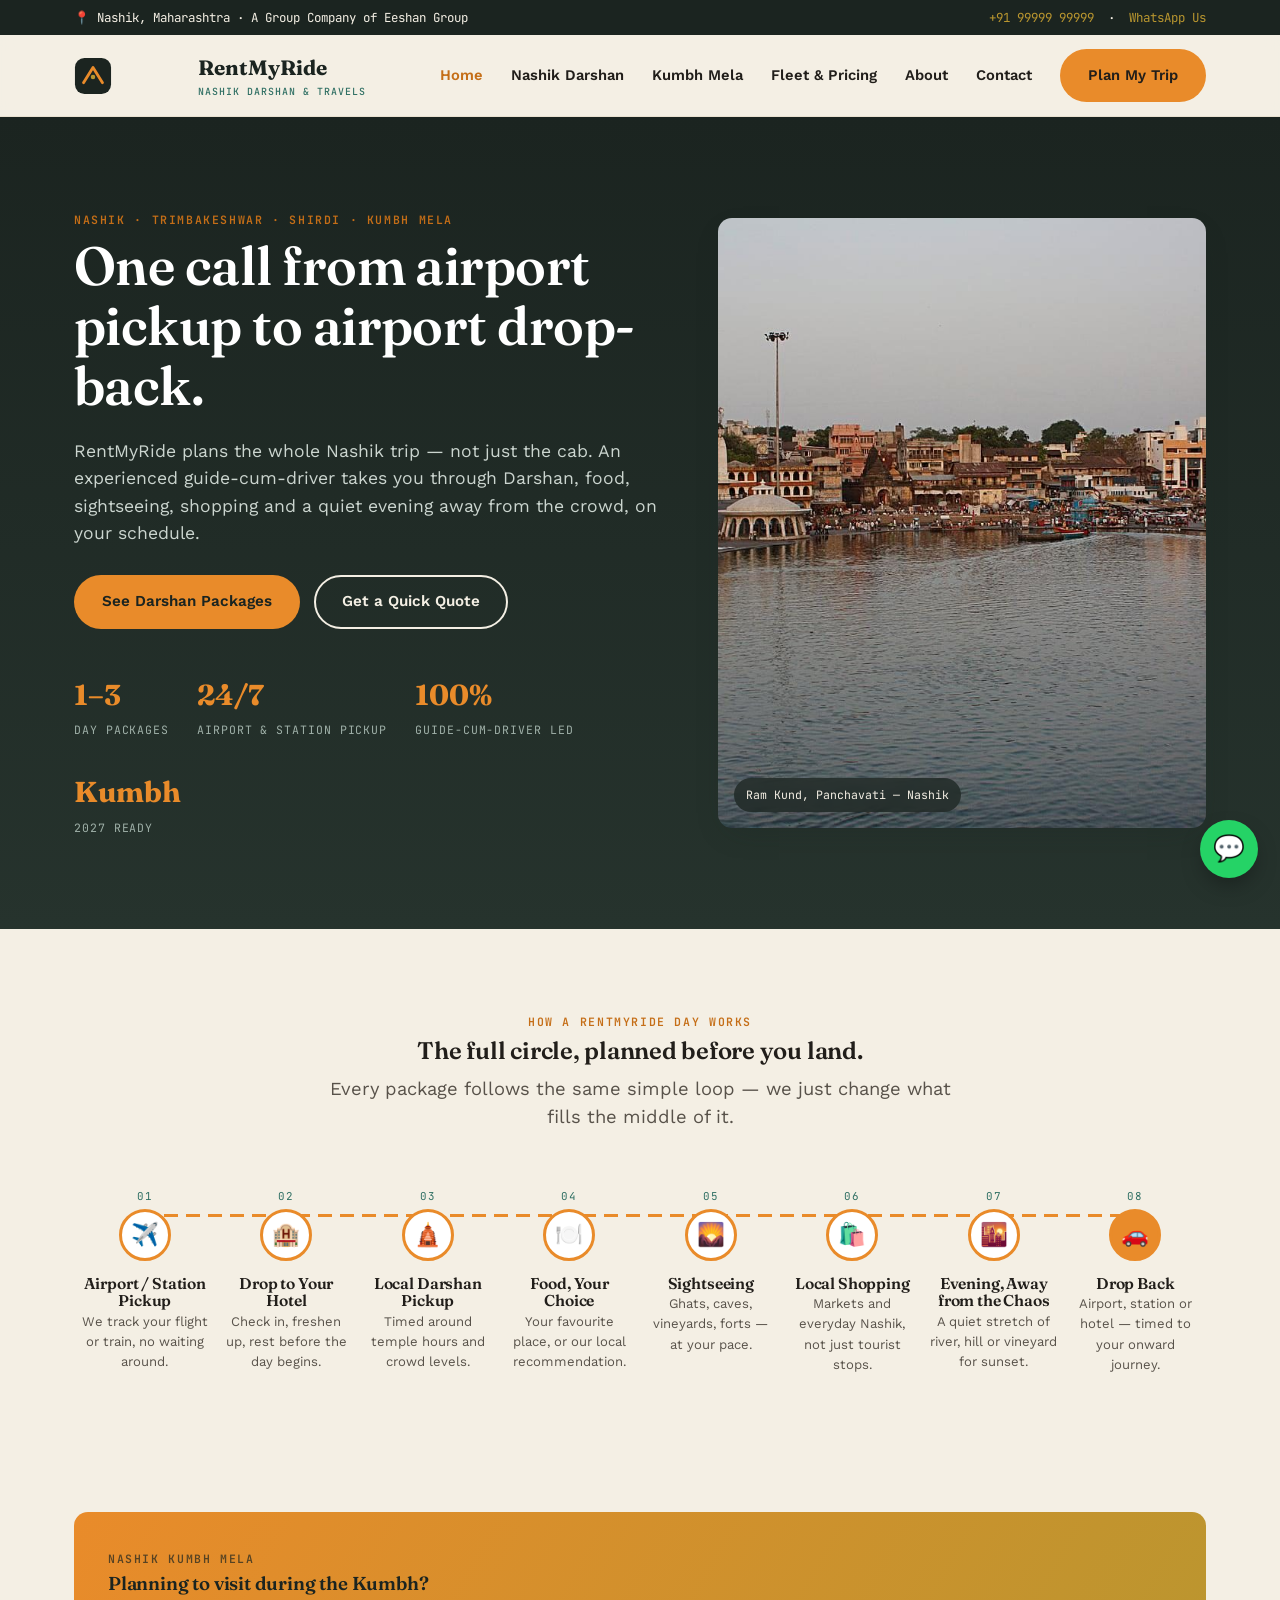
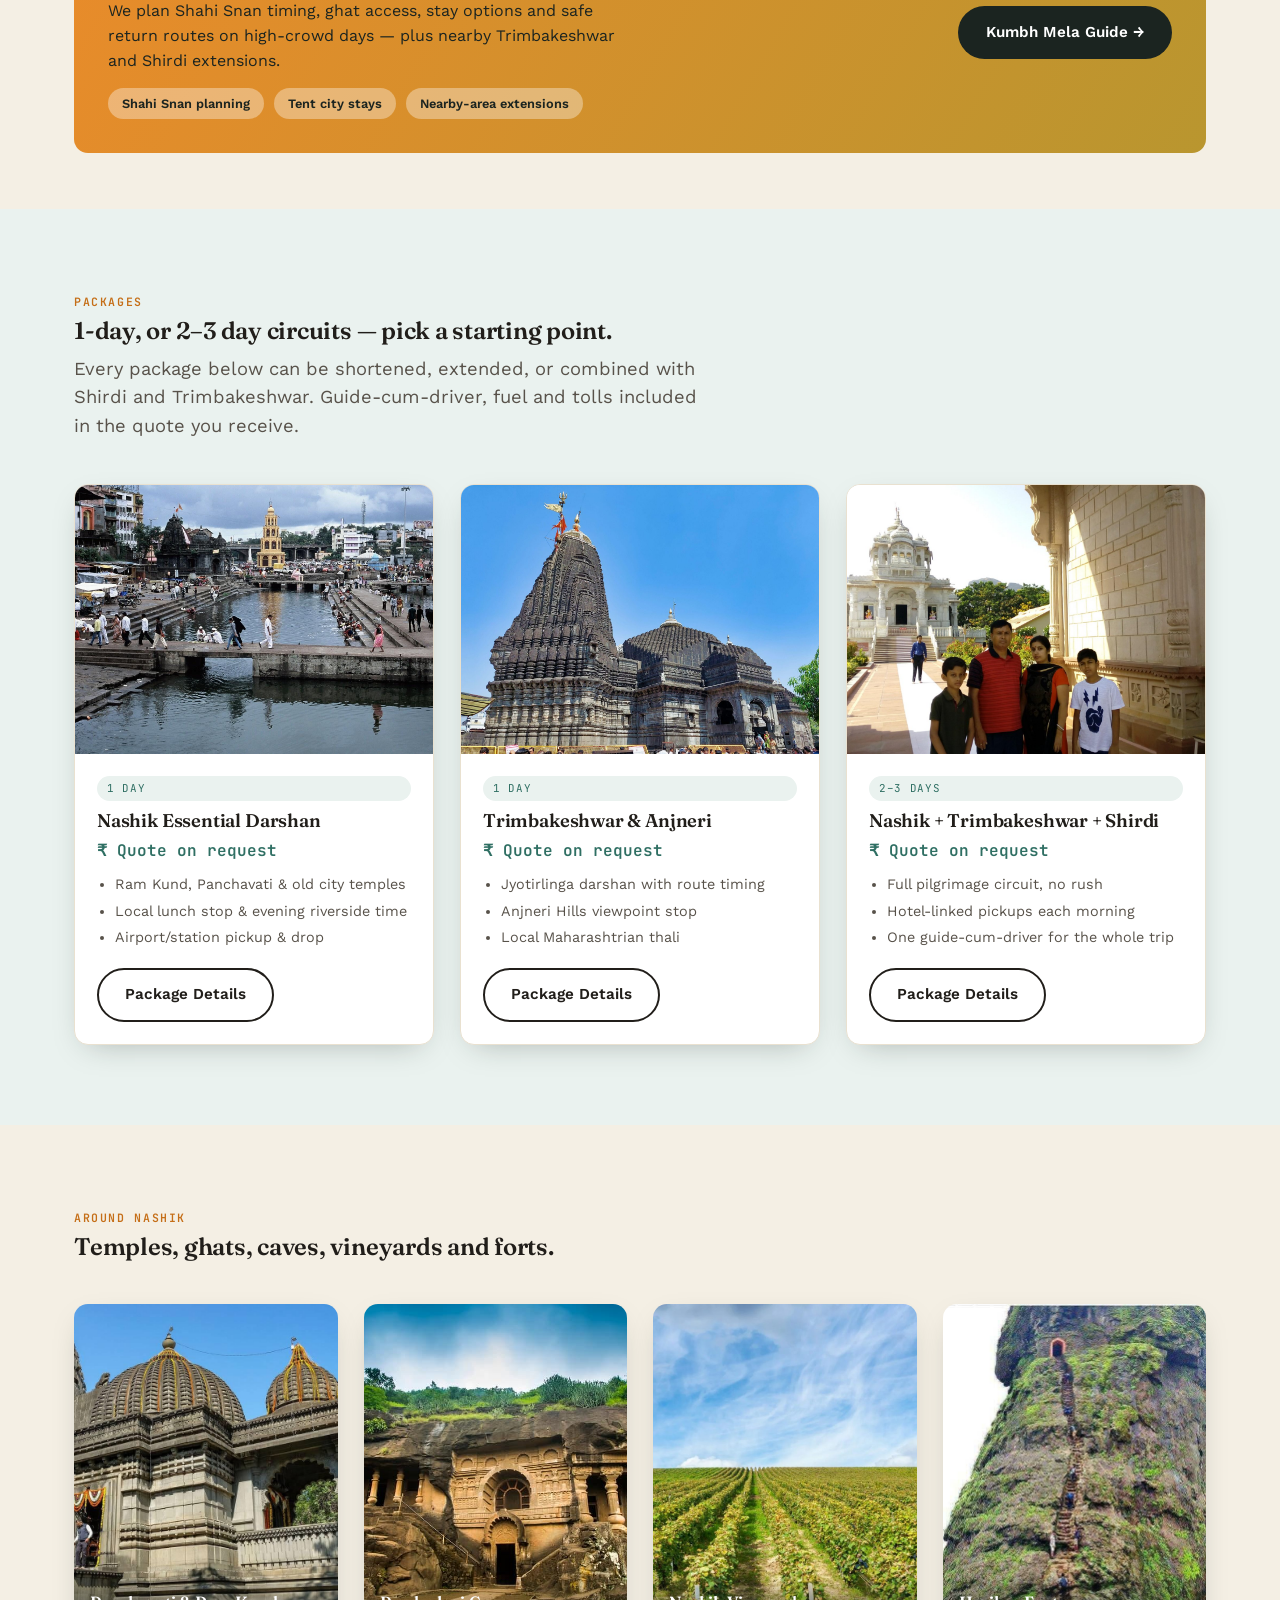
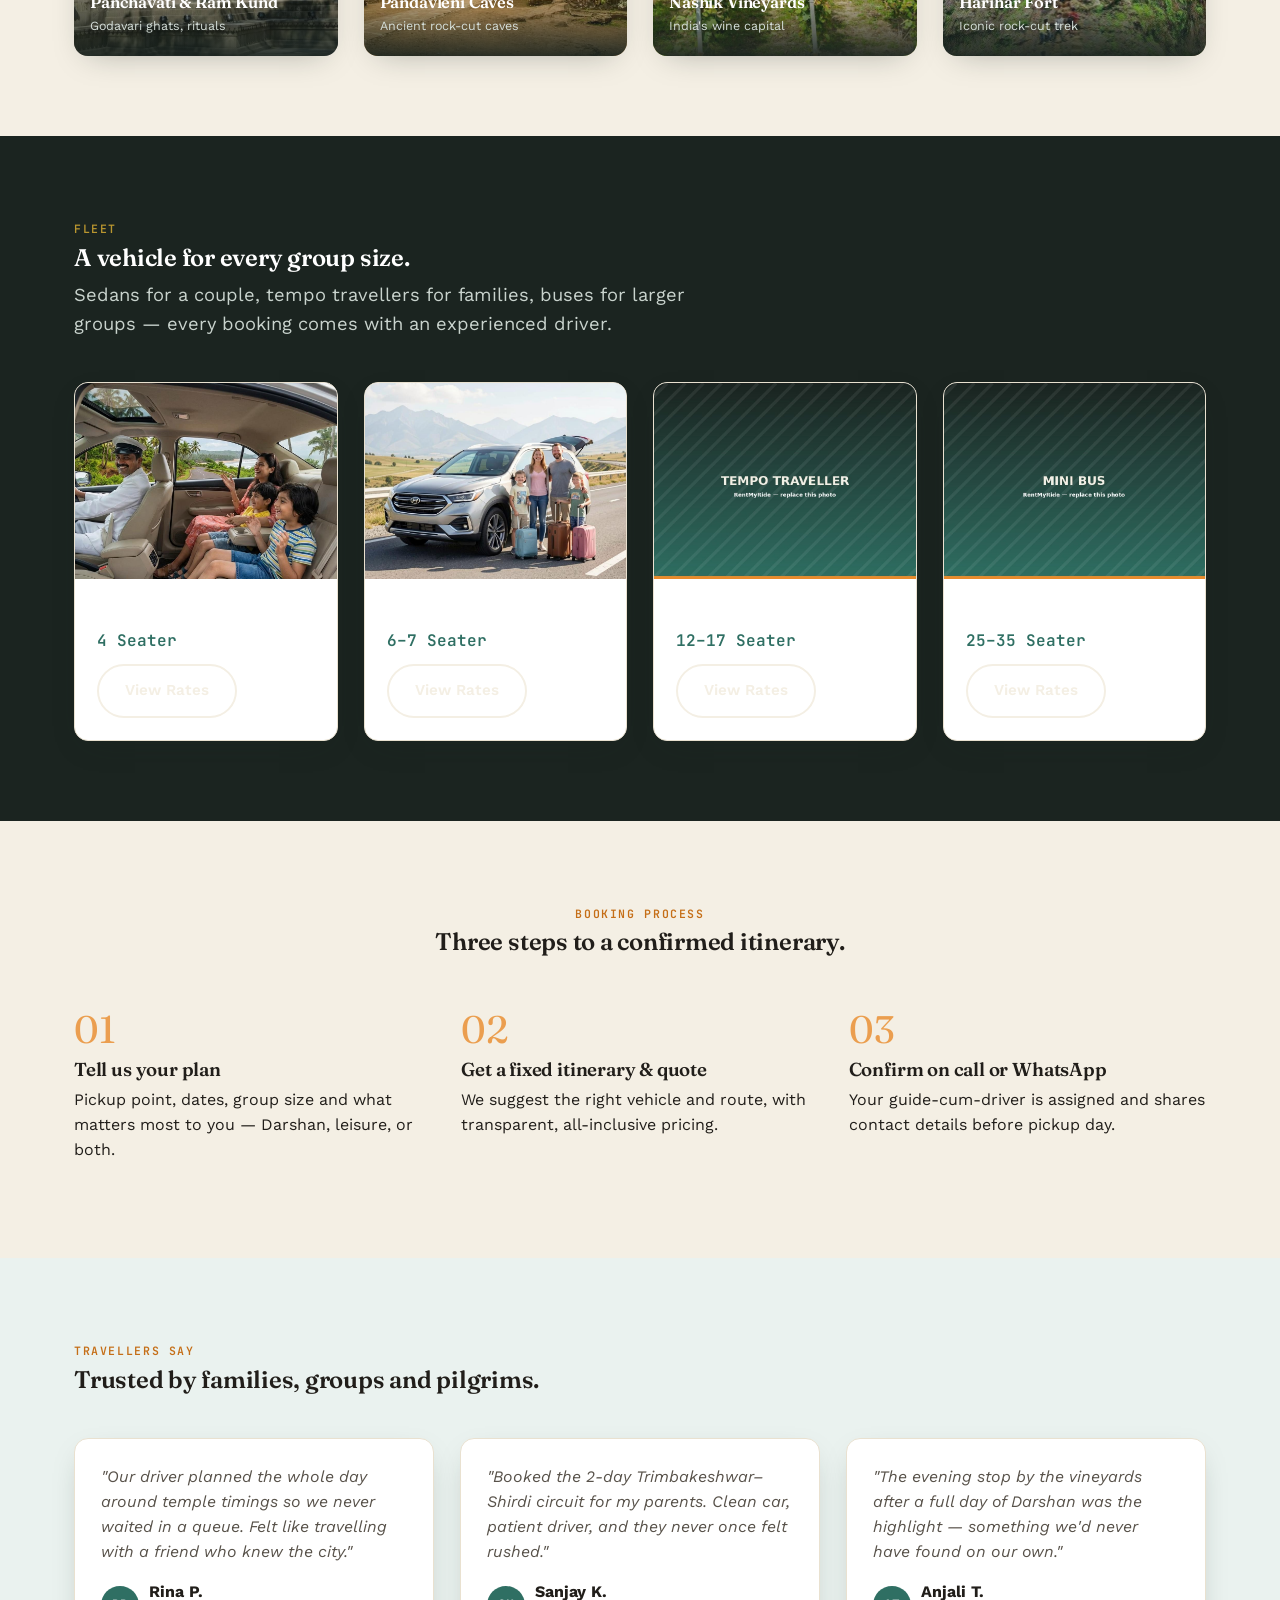
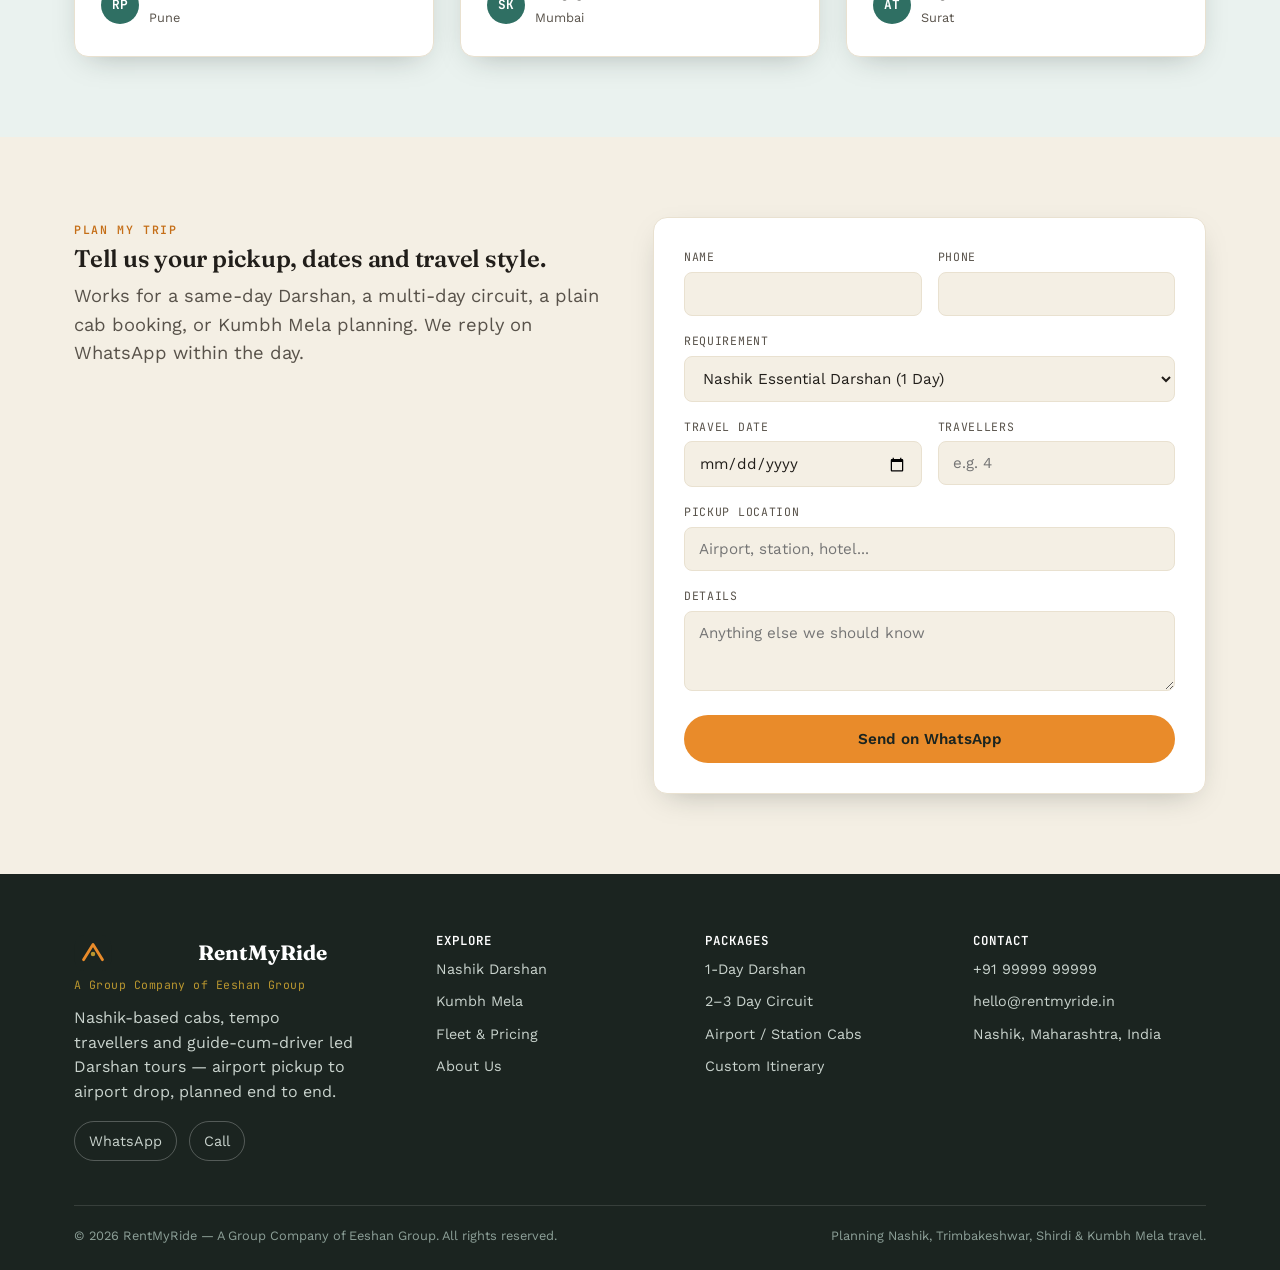
<file: index.html>
<!DOCTYPE html>
<html lang="en">
<head>
<meta charset="UTF-8">
<meta name="viewport" content="width=device-width, initial-scale=1.0">
<title>RentMyRide | Nashik Darshan, Cabs & Tempo Traveller Tours</title>
<meta name="description" content="RentMyRide, a group company of Eeshan Group, plans complete Nashik trips — airport pickup, hotel drop, local Darshan, food, sightseeing, shopping and evening leisure, with an experienced guide-cum-driver. 1-day and 2-3 day packages, Kumbh Mela ready.">
<meta name="keywords" content="Nashik Darshan, Nashik tour packages, Nashik cab booking, guide cum driver Nashik, Nashik Kumbh Mela travel, Trimbakeshwar tour, tempo traveller Nashik, Nashik airport pickup">
<link rel="canonical" href="https://rentmyride.in/">
<meta property="og:type" content="website">
<meta property="og:title" content="RentMyRide | Nashik Darshan, Cabs & Tempo Traveller Tours">
<meta property="og:description" content="Airport pickup to airport drop — Nashik Darshan planned end to end with an experienced guide-cum-driver. 1-day & 2-3 day packages.">
<meta property="og:image" content="assets/images/og-cover.jpg">
<meta property="og:url" content="https://rentmyride.in/">
<meta name="twitter:card" content="summary_large_image">
<link rel="icon" href="assets/images/favicon.svg" type="image/svg+xml">
<link rel="stylesheet" href="assets/css/style.css">
<link rel="preconnect" href="https://fonts.googleapis.com">
<link href="https://fonts.googleapis.com/css2?family=Fraunces:opsz,wght@9..144,500;9..144,600;9..144,700&family=Work+Sans:wght@400;500;600;700&family=JetBrains+Mono:wght@500;600&display=swap" rel="stylesheet">
<script type="application/ld+json">
{
  "@context": "https://schema.org",
  "@type": "TravelAgency",
  "name": "RentMyRide",
  "alternateName": "RentMyRide - A Group Company of Eeshan Group",
  "image": "https://rentmyride.in/assets/images/og-cover.jpg",
  "url": "https://rentmyride.in/",
  "telephone": "+91-99999-99999",
  "priceRange": "₹₹",
  "areaServed": "Nashik, Maharashtra, India",
  "parentOrganization": {
    "@type": "Organization",
    "name": "Eeshan Group"
  },
  "address": {
    "@type": "PostalAddress",
    "addressLocality": "Nashik",
    "addressRegion": "MH",
    "addressCountry": "IN"
  }
}
</script>
</head>
<body>

<div class="topbar">
  <div class="container">
    <span>📍 Nashik, Maharashtra · A Group Company of Eeshan Group</span>
    <span><a href="tel:+919999999999">+91 99999 99999</a> &nbsp;·&nbsp; <a href="#" data-wa-link="Hi RentMyRide, I'd like to plan a Nashik trip.">WhatsApp Us</a></span>
  </div>
</div>

<header class="site-header">
  <div class="container">
    <a href="index.html" class="brand">
      <img src="assets/images/logo.svg" alt="RentMyRide logo">
      <span>RentMyRide<small>Nashik Darshan &amp; Travels</small></span>
    </a>
    <button class="nav-toggle" aria-label="Toggle menu">☰</button>
    <nav class="main-nav">
      <a href="index.html" class="current">Home</a>
      <a href="nashik-darshan.html">Nashik Darshan</a>
      <a href="kumbh-mela.html">Kumbh Mela</a>
      <a href="fleet-pricing.html">Fleet &amp; Pricing</a>
      <a href="about.html">About</a>
      <a href="contact.html">Contact</a>
      <a class="btn btn-primary" href="contact.html#enquiry">Plan My Trip</a>
    </nav>
  </div>
</header>

<main>

  <!-- HERO -->
  <section class="hero">
    <div class="container">
      <div>
        <span class="eyebrow">Nashik · Trimbakeshwar · Shirdi · Kumbh Mela</span>
        <h1>One call from airport pickup to airport drop-back.</h1>
        <p class="lede">RentMyRide plans the whole Nashik trip — not just the cab. An experienced guide-cum-driver takes you through Darshan, food, sightseeing, shopping and a quiet evening away from the crowd, on your schedule.</p>
        <div class="hero-actions">
          <a class="btn btn-primary" href="nashik-darshan.html#packages">See Darshan Packages</a>
          <a class="btn btn-outline" href="#" data-wa-link="Hi RentMyRide, I'd like a quick quote for a Nashik trip.">Get a Quick Quote</a>
        </div>
        <div class="hero-stats">
          <div><strong>1–3</strong><span>Day packages</span></div>
          <div><strong>24/7</strong><span>Airport &amp; station pickup</span></div>
          <div><strong>100%</strong><span>Guide-cum-driver led</span></div>
          <div><strong>Kumbh</strong><span>2027 ready</span></div>
        </div>
      </div>
      <div class="hero-media">
        <img src="assets/images/hero-ghat.jpg" alt="Godavari ghats and temples in Nashik at dusk">
        <span class="tag">Ram Kund, Panchavati — Nashik</span>
      </div>
    </div>
  </section>

  <!-- THE CYCLE / YATRA LINE -->
  <section class="section">
    <div class="container">
      <div class="section-head center">
        <span class="eyebrow">How a RentMyRide day works</span>
        <h2>The full circle, planned before you land.</h2>
        <p class="lede center" style="margin:0 auto;">Every package follows the same simple loop — we just change what fills the middle of it.</p>
      </div>
      <div class="yatra">
        <div class="yatra-track">
          <div class="yatra-stop"><span class="yatra-num">01</span><div class="yatra-dot">✈️</div><h4>Airport / Station Pickup</h4><p>We track your flight or train, no waiting around.</p></div>
          <div class="yatra-stop"><span class="yatra-num">02</span><div class="yatra-dot">🏨</div><h4>Drop to Your Hotel</h4><p>Check in, freshen up, rest before the day begins.</p></div>
          <div class="yatra-stop"><span class="yatra-num">03</span><div class="yatra-dot">🛕</div><h4>Local Darshan Pickup</h4><p>Timed around temple hours and crowd levels.</p></div>
          <div class="yatra-stop"><span class="yatra-num">04</span><div class="yatra-dot">🍽️</div><h4>Food, Your Choice</h4><p>Your favourite place, or our local recommendation.</p></div>
          <div class="yatra-stop"><span class="yatra-num">05</span><div class="yatra-dot">🌄</div><h4>Sightseeing</h4><p>Ghats, caves, vineyards, forts — at your pace.</p></div>
          <div class="yatra-stop"><span class="yatra-num">06</span><div class="yatra-dot">🛍️</div><h4>Local Shopping</h4><p>Markets and everyday Nashik, not just tourist stops.</p></div>
          <div class="yatra-stop"><span class="yatra-num">07</span><div class="yatra-dot">🌇</div><h4>Evening, Away from the Chaos</h4><p>A quiet stretch of river, hill or vineyard for sunset.</p></div>
          <div class="yatra-stop"><span class="yatra-num">08</span><div class="yatra-dot">🚗</div><h4>Drop Back</h4><p>Airport, station or hotel — timed to your onward journey.</p></div>
        </div>
      </div>
    </div>
  </section>

  <!-- KUMBH CALLOUT -->
  <section class="section--tight">
    <div class="container">
      <div class="callout">
        <div>
          <span class="eyebrow" style="color:var(--basalt);opacity:.7;">Nashik Kumbh Mela</span>
          <h3>Planning to visit during the Kumbh?</h3>
          <p style="margin:0;max-width:520px;">We plan Shahi Snan timing, ghat access, stay options and safe return routes on high-crowd days — plus nearby Trimbakeshwar and Shirdi extensions.</p>
          <div class="pill-row">
            <span class="pill">Shahi Snan planning</span>
            <span class="pill">Tent city stays</span>
            <span class="pill">Nearby-area extensions</span>
          </div>
        </div>
        <a class="btn" style="background:var(--basalt);color:var(--white);" href="kumbh-mela.html">Kumbh Mela Guide →</a>
      </div>
    </div>
  </section>

  <!-- PACKAGES PREVIEW -->
  <section class="section section--godavari">
    <div class="container">
      <div class="section-head">
        <span class="eyebrow">Packages</span>
        <h2>1-day, or 2–3 day circuits — pick a starting point.</h2>
        <p class="lede">Every package below can be shortened, extended, or combined with Shirdi and Trimbakeshwar. Guide-cum-driver, fuel and tolls included in the quote you receive.</p>
      </div>
      <div class="grid grid-3">
        <div class="card">
          <div class="card-media"><img src="assets/images/attractions/ramkund.jpg" alt="Ram Kund and temples in Panchavati, Nashik"></div>
          <div class="card-body">
            <span class="badge">1 Day</span>
            <h3>Nashik Essential Darshan</h3>
            <p class="price">₹ Quote on request</p>
            <ul>
              <li>Ram Kund, Panchavati &amp; old city temples</li>
              <li>Local lunch stop &amp; evening riverside time</li>
              <li>Airport/station pickup &amp; drop</li>
            </ul>
            <div class="card-foot"><a class="btn btn-outline" href="nashik-darshan.html#packages">Package Details</a></div>
          </div>
        </div>
        <div class="card">
          <div class="card-media"><img src="assets/images/attractions/trimbakeshwar.jpg" alt="Trimbakeshwar Jyotirlinga temple near Nashik"></div>
          <div class="card-body">
            <span class="badge">1 Day</span>
            <h3>Trimbakeshwar &amp; Anjneri</h3>
            <p class="price">₹ Quote on request</p>
            <ul>
              <li>Jyotirlinga darshan with route timing</li>
              <li>Anjneri Hills viewpoint stop</li>
              <li>Local Maharashtrian thali</li>
            </ul>
            <div class="card-foot"><a class="btn btn-outline" href="nashik-darshan.html#packages">Package Details</a></div>
          </div>
        </div>
        <div class="card">
          <div class="card-media"><img src="assets/images/attractions/shirdi.jpg" alt="Route from Nashik to Shirdi"></div>
          <div class="card-body">
            <span class="badge">2–3 Days</span>
            <h3>Nashik + Trimbakeshwar + Shirdi</h3>
            <p class="price">₹ Quote on request</p>
            <ul>
              <li>Full pilgrimage circuit, no rush</li>
              <li>Hotel-linked pickups each morning</li>
              <li>One guide-cum-driver for the whole trip</li>
            </ul>
            <div class="card-foot"><a class="btn btn-outline" href="nashik-darshan.html#packages">Package Details</a></div>
          </div>
        </div>
      </div>
    </div>
  </section>

  <!-- ATTRACTIONS -->
  <section class="section">
    <div class="container">
      <div class="section-head">
        <span class="eyebrow">Around Nashik</span>
        <h2>Temples, ghats, caves, vineyards and forts.</h2>
      </div>
      <div class="grid grid-4">
        <div class="attraction"><img src="assets/images/attractions/panchavati.jpg" alt="Panchavati and Godavari ghats"><div class="attraction-label"><h4>Panchavati &amp; Ram Kund</h4><span>Godavari ghats, rituals</span></div></div>
        <div class="attraction"><img src="assets/images/attractions/pandavleni.jpg" alt="Pandavleni Caves Nashik"><div class="attraction-label"><h4>Pandavleni Caves</h4><span>Ancient rock-cut caves</span></div></div>
        <div class="attraction"><img src="assets/images/attractions/vineyards.jpg" alt="Sula vineyards Nashik"><div class="attraction-label"><h4>Nashik Vineyards</h4><span>India's wine capital</span></div></div>
        <div class="attraction"><img src="assets/images/attractions/harihar.jpg" alt="Harihar Fort trek near Nashik"><div class="attraction-label"><h4>Harihar Fort</h4><span>Iconic rock-cut trek</span></div></div>
      </div>
    </div>
  </section>

  <!-- FLEET PREVIEW -->
  <section class="section section--basalt">
    <div class="container">
      <div class="section-head">
        <span class="eyebrow">Fleet</span>
        <h2>A vehicle for every group size.</h2>
        <p class="lede">Sedans for a couple, tempo travellers for families, buses for larger groups — every booking comes with an experienced driver.</p>
      </div>
      <div class="grid grid-4">
        <div class="card">
          <div class="card-media"><img src="assets/images/fleet/sedan.jpg" alt="Sedan cab for Nashik Darshan"></div>
          <div class="card-body"><h3>Sedan</h3><p class="price">4 Seater</p><div class="card-foot"><a class="btn btn-outline" href="fleet-pricing.html">View Rates</a></div></div>
        </div>
        <div class="card">
          <div class="card-media"><img src="assets/images/fleet/suv.jpg" alt="SUV for Nashik tours"></div>
          <div class="card-body"><h3>SUV / Innova</h3><p class="price">6–7 Seater</p><div class="card-foot"><a class="btn btn-outline" href="fleet-pricing.html">View Rates</a></div></div>
        </div>
        <div class="card">
          <div class="card-media"><img src="assets/images/fleet/tempo.jpg" alt="Tempo traveller for group Nashik Darshan"></div>
          <div class="card-body"><h3>Tempo Traveller</h3><p class="price">12–17 Seater</p><div class="card-foot"><a class="btn btn-outline" href="fleet-pricing.html">View Rates</a></div></div>
        </div>
        <div class="card">
          <div class="card-media"><img src="assets/images/fleet/bus.jpg" alt="Mini bus for large group Nashik tours"></div>
          <div class="card-body"><h3>Mini Bus</h3><p class="price">25–35 Seater</p><div class="card-foot"><a class="btn btn-outline" href="fleet-pricing.html">View Rates</a></div></div>
        </div>
      </div>
    </div>
  </section>

  <!-- PROCESS -->
  <section class="section">
    <div class="container">
      <div class="section-head center">
        <span class="eyebrow">Booking process</span>
        <h2>Three steps to a confirmed itinerary.</h2>
      </div>
      <div class="steps">
        <div class="step"><span class="step-num">01</span><h3>Tell us your plan</h3><p>Pickup point, dates, group size and what matters most to you — Darshan, leisure, or both.</p></div>
        <div class="step"><span class="step-num">02</span><h3>Get a fixed itinerary &amp; quote</h3><p>We suggest the right vehicle and route, with transparent, all-inclusive pricing.</p></div>
        <div class="step"><span class="step-num">03</span><h3>Confirm on call or WhatsApp</h3><p>Your guide-cum-driver is assigned and shares contact details before pickup day.</p></div>
      </div>
    </div>
  </section>

  <!-- TESTIMONIALS -->
  <section class="section section--godavari">
    <div class="container">
      <div class="section-head">
        <span class="eyebrow">Travellers say</span>
        <h2>Trusted by families, groups and pilgrims.</h2>
      </div>
      <div class="grid grid-3">
        <div class="testimonial">
          <p>"Our driver planned the whole day around temple timings so we never waited in a queue. Felt like travelling with a friend who knew the city."</p>
          <div class="who"><div class="avatar">RP</div><div><strong>Rina P.</strong><br><span style="font-size:.8rem;color:var(--ink-soft);">Pune</span></div></div>
        </div>
        <div class="testimonial">
          <p>"Booked the 2-day Trimbakeshwar–Shirdi circuit for my parents. Clean car, patient driver, and they never once felt rushed."</p>
          <div class="who"><div class="avatar">SK</div><div><strong>Sanjay K.</strong><br><span style="font-size:.8rem;color:var(--ink-soft);">Mumbai</span></div></div>
        </div>
        <div class="testimonial">
          <p>"The evening stop by the vineyards after a full day of Darshan was the highlight — something we'd never have found on our own."</p>
          <div class="who"><div class="avatar">AT</div><div><strong>Anjali T.</strong><br><span style="font-size:.8rem;color:var(--ink-soft);">Surat</span></div></div>
        </div>
      </div>
    </div>
  </section>

  <!-- ENQUIRY -->
  <section class="section" id="enquiry">
    <div class="container">
      <div class="grid grid-2" style="align-items:flex-start;">
        <div>
          <span class="eyebrow">Plan my trip</span>
          <h2>Tell us your pickup, dates and travel style.</h2>
          <p class="lede">Works for a same-day Darshan, a multi-day circuit, a plain cab booking, or Kumbh Mela planning. We reply on WhatsApp within the day.</p>
        </div>
        <form class="form-card" data-enquiry-form>
          <div class="form-row">
            <div class="field"><label for="name">Name</label><input id="name" name="name" type="text" required></div>
            <div class="field"><label for="phone">Phone</label><input id="phone" name="phone" type="tel" required></div>
          </div>
          <div class="field">
            <label for="package">Requirement</label>
            <select id="package" name="package">
              <option>Nashik Essential Darshan (1 Day)</option>
              <option>Trimbakeshwar &amp; Anjneri (1 Day)</option>
              <option>Nashik + Trimbakeshwar + Shirdi (2–3 Days)</option>
              <option>Kumbh Mela Planning</option>
              <option>Just a Cab / Airport Transfer</option>
              <option>Custom Itinerary</option>
            </select>
          </div>
          <div class="form-row">
            <div class="field"><label for="date">Travel Date</label><input id="date" name="date" type="date"></div>
            <div class="field"><label for="travellers">Travellers</label><input id="travellers" name="travellers" type="number" min="1" placeholder="e.g. 4"></div>
          </div>
          <div class="field"><label for="pickup">Pickup Location</label><input id="pickup" name="pickup" type="text" placeholder="Airport, station, hotel..."></div>
          <div class="field"><label for="details">Details</label><textarea id="details" name="details" rows="3" placeholder="Anything else we should know"></textarea></div>
          <button class="btn btn-primary btn-block" type="submit">Send on WhatsApp</button>
        </form>
      </div>
    </div>
  </section>

</main>

<footer class="site-footer">
  <div class="container">
    <div class="footer-grid">
      <div>
        <div class="brand" style="color:#fff;margin-bottom:4px;"><img src="assets/images/logo.svg" alt="RentMyRide logo"><span>RentMyRide</span></div>
        <p style="font-family:var(--font-mono);font-size:.72rem;letter-spacing:.04em;color:var(--vineyard);margin:0 0 12px;">A Group Company of Eeshan Group</p>
        <p style="max-width:280px;">Nashik-based cabs, tempo travellers and guide-cum-driver led Darshan tours — airport pickup to airport drop, planned end to end.</p>
        <div style="display:flex;gap:12px;margin-top:16px;">
          <a href="#" data-wa-link="Hi RentMyRide, I'd like trip info." style="padding:8px 14px;border:1px solid rgba(255,255,255,.25);border-radius:999px;">WhatsApp</a>
          <a href="tel:+919999999999" style="padding:8px 14px;border:1px solid rgba(255,255,255,.25);border-radius:999px;">Call</a>
        </div>
      </div>
      <div><h4>Explore</h4>
        <a href="nashik-darshan.html">Nashik Darshan</a>
        <a href="kumbh-mela.html">Kumbh Mela</a>
        <a href="fleet-pricing.html">Fleet &amp; Pricing</a>
        <a href="about.html">About Us</a>
      </div>
      <div><h4>Packages</h4>
        <a href="nashik-darshan.html#packages">1-Day Darshan</a>
        <a href="nashik-darshan.html#packages">2–3 Day Circuit</a>
        <a href="fleet-pricing.html">Airport / Station Cabs</a>
        <a href="contact.html">Custom Itinerary</a>
      </div>
      <div><h4>Contact</h4>
        <a href="tel:+919999999999">+91 99999 99999</a>
        <a href="mailto:hello@rentmyride.in">hello@rentmyride.in</a>
        <a href="contact.html">Nashik, Maharashtra, India</a>
      </div>
    </div>
    <div class="footer-bottom">
      <span>© <span data-year></span> RentMyRide — A Group Company of Eeshan Group. All rights reserved.</span>
      <span>Planning Nashik, Trimbakeshwar, Shirdi &amp; Kumbh Mela travel.</span>
    </div>
  </div>
</footer>

<a class="wa-float" href="#" data-wa-link="Hi RentMyRide, I'd like to enquire about a Nashik trip." aria-label="Chat on WhatsApp" target="_blank" rel="noopener">💬</a>
<script src="assets/js/main.js"></script>
</body>
</html>
</file>
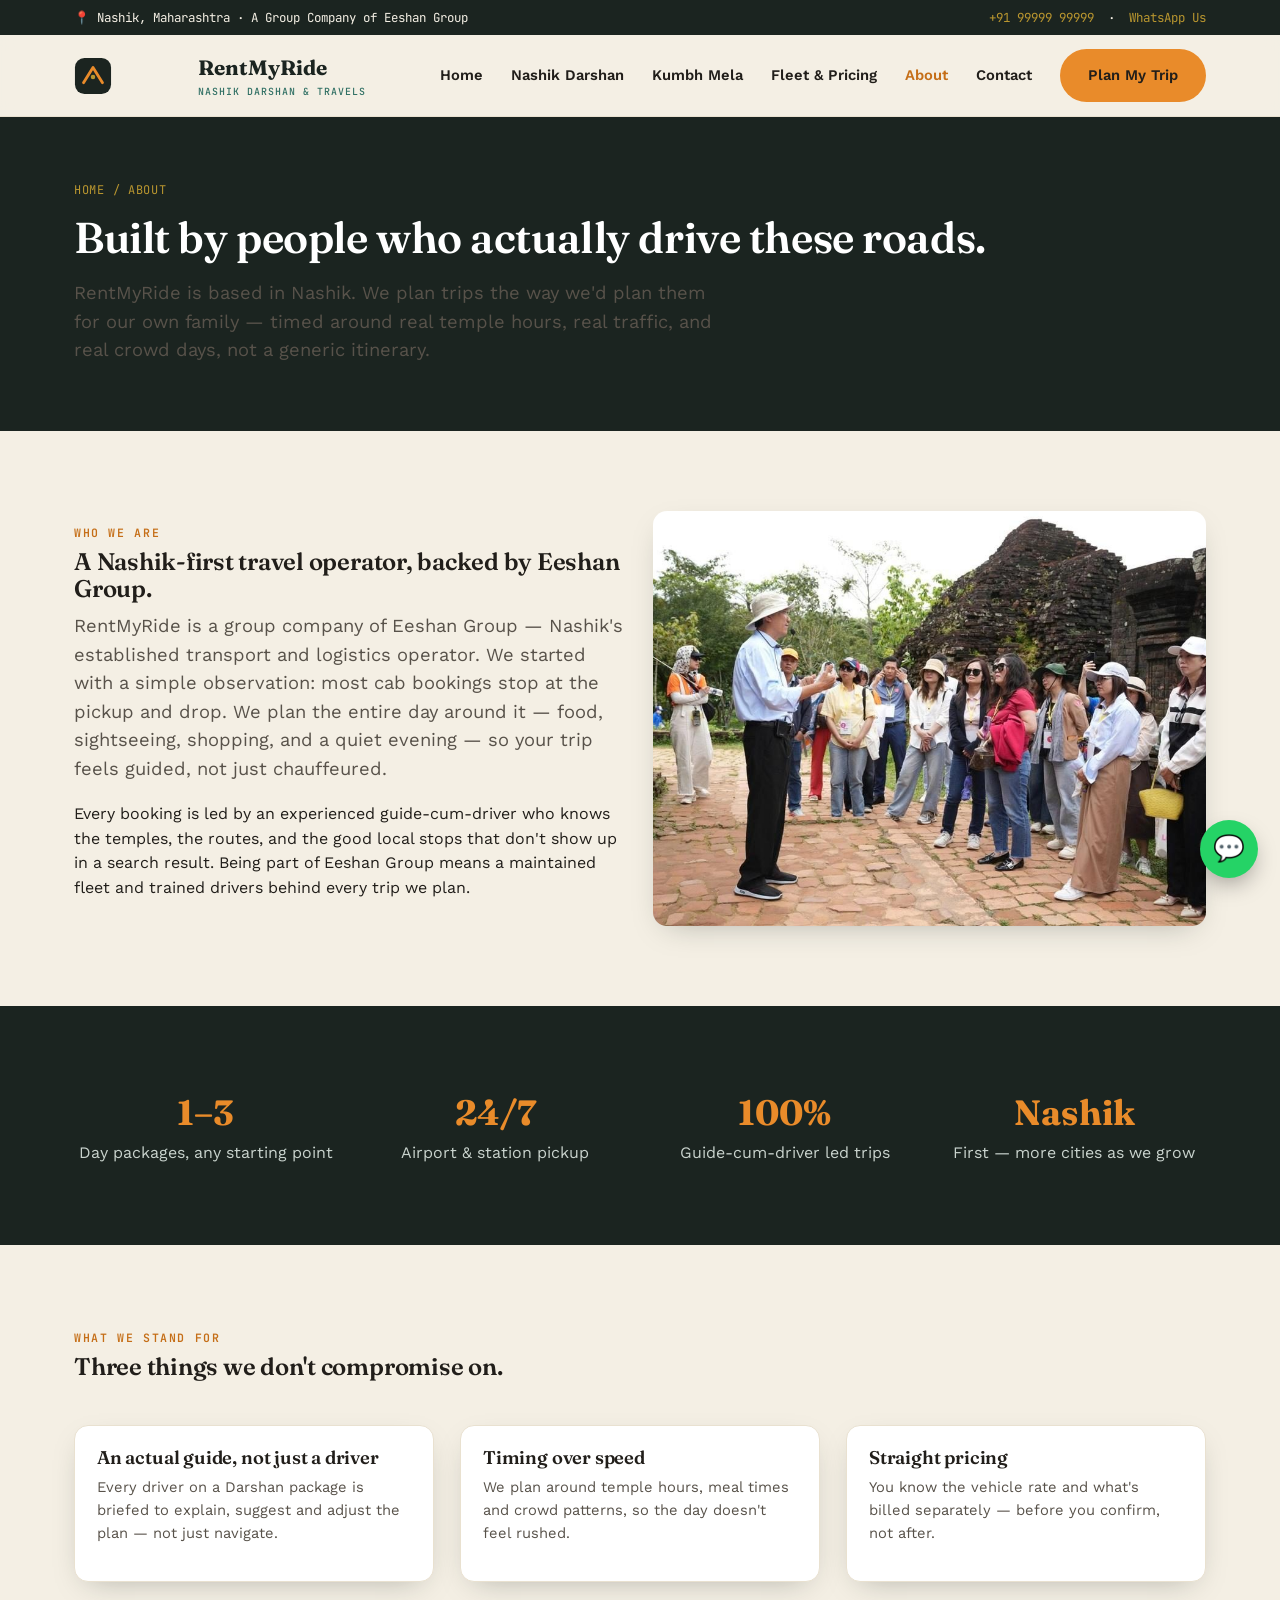
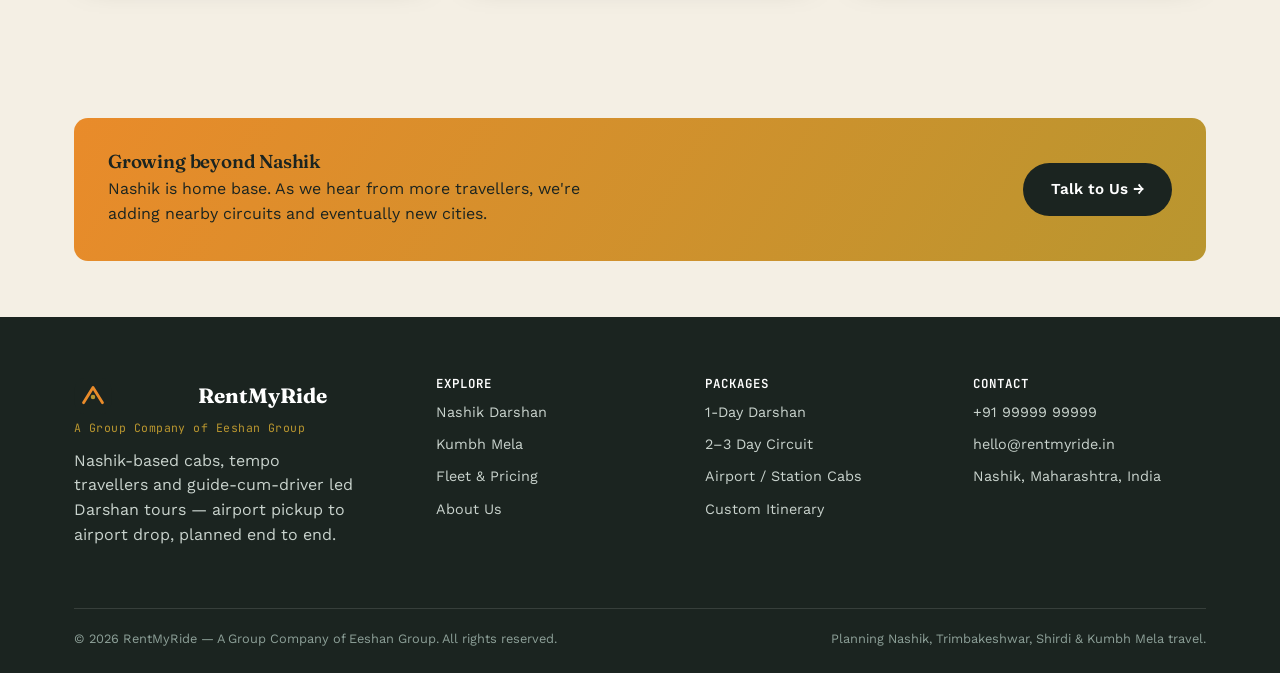
<file: about.html>
<!DOCTYPE html>
<html lang="en">
<head>
<meta charset="UTF-8">
<meta name="viewport" content="width=device-width, initial-scale=1.0">
<title>About RentMyRide | Nashik-Based Travel Planning</title>
<meta name="description" content="RentMyRide, a group company of Eeshan Group, is a Nashik-based travel operator offering guide-cum-driver led Darshan tours, cabs, tempo travellers and bus rentals for local, pilgrimage and outstation travel.">
<link rel="canonical" href="https://rentmyride.in/about.html">
<meta property="og:type" content="website">
<meta property="og:title" content="About RentMyRide">
<meta property="og:description" content="A Nashik-based travel operator planning complete trips — not just rides.">
<meta property="og:image" content="assets/images/og-cover.jpg">
<link rel="icon" href="assets/images/favicon.svg" type="image/svg+xml">
<link rel="stylesheet" href="assets/css/style.css">
<link rel="preconnect" href="https://fonts.googleapis.com">
<link href="https://fonts.googleapis.com/css2?family=Fraunces:opsz,wght@9..144,500;9..144,600;9..144,700&family=Work+Sans:wght@400;500;600;700&family=JetBrains+Mono:wght@500;600&display=swap" rel="stylesheet">
</head>
<body>

<div class="topbar">
  <div class="container">
    <span>📍 Nashik, Maharashtra · A Group Company of Eeshan Group</span>
    <span><a href="tel:+919999999999">+91 99999 99999</a> &nbsp;·&nbsp; <a href="#" data-wa-link="Hi RentMyRide, I'd like to know more about you.">WhatsApp Us</a></span>
  </div>
</div>
<header class="site-header">
  <div class="container">
    <a href="index.html" class="brand"><img src="assets/images/logo.svg" alt="RentMyRide logo"><span>RentMyRide<small>Nashik Darshan &amp; Travels</small></span></a>
    <button class="nav-toggle" aria-label="Toggle menu">☰</button>
    <nav class="main-nav">
      <a href="index.html">Home</a>
      <a href="nashik-darshan.html">Nashik Darshan</a>
      <a href="kumbh-mela.html">Kumbh Mela</a>
      <a href="fleet-pricing.html">Fleet &amp; Pricing</a>
      <a href="about.html" class="current">About</a>
      <a href="contact.html">Contact</a>
      <a class="btn btn-primary" href="contact.html#enquiry">Plan My Trip</a>
    </nav>
  </div>
</header>

<div class="page-hero">
  <div class="container">
    <div class="breadcrumb"><a href="index.html" style="color:var(--vineyard);">Home</a> / About</div>
    <h1>Built by people who actually drive these roads.</h1>
    <p class="lede">RentMyRide is based in Nashik. We plan trips the way we'd plan them for our own family — timed around real temple hours, real traffic, and real crowd days, not a generic itinerary.</p>
  </div>
</div>

<main>

  <section class="section">
    <div class="container">
      <div class="grid grid-2" style="align-items:center;">
        <div>
          <span class="eyebrow">Who we are</span>
          <h2>A Nashik-first travel operator, backed by Eeshan Group.</h2>
          <p class="lede">RentMyRide is a group company of Eeshan Group — Nashik's established transport and logistics operator. We started with a simple observation: most cab bookings stop at the pickup and drop. We plan the entire day around it — food, sightseeing, shopping, and a quiet evening — so your trip feels guided, not just chauffeured.</p>
          <p>Every booking is led by an experienced guide-cum-driver who knows the temples, the routes, and the good local stops that don't show up in a search result. Being part of Eeshan Group means a maintained fleet and trained drivers behind every trip we plan.</p>
        </div>
        <div class="hero-media" style="aspect-ratio:4/3;"><img src="assets/images/about-team.jpg" alt="RentMyRide team and fleet in Nashik"></div>
      </div>
    </div>
  </section>

  <section class="section section--basalt">
    <div class="container">
      <div class="grid grid-4 center">
        <div><strong style="font-family:var(--font-display);font-size:2.2rem;color:var(--saffron);display:block;">1–3</strong><span style="color:#C9D3CD;">Day packages, any starting point</span></div>
        <div><strong style="font-family:var(--font-display);font-size:2.2rem;color:var(--saffron);display:block;">24/7</strong><span style="color:#C9D3CD;">Airport &amp; station pickup</span></div>
        <div><strong style="font-family:var(--font-display);font-size:2.2rem;color:var(--saffron);display:block;">100%</strong><span style="color:#C9D3CD;">Guide-cum-driver led trips</span></div>
        <div><strong style="font-family:var(--font-display);font-size:2.2rem;color:var(--saffron);display:block;">Nashik</strong><span style="color:#C9D3CD;">First — more cities as we grow</span></div>
      </div>
    </div>
  </section>

  <section class="section">
    <div class="container">
      <div class="section-head">
        <span class="eyebrow">What we stand for</span>
        <h2>Three things we don't compromise on.</h2>
      </div>
      <div class="grid grid-3">
        <div class="card"><div class="card-body"><h3>An actual guide, not just a driver</h3><p style="color:var(--ink-soft);font-size:.92rem;">Every driver on a Darshan package is briefed to explain, suggest and adjust the plan — not just navigate.</p></div></div>
        <div class="card"><div class="card-body"><h3>Timing over speed</h3><p style="color:var(--ink-soft);font-size:.92rem;">We plan around temple hours, meal times and crowd patterns, so the day doesn't feel rushed.</p></div></div>
        <div class="card"><div class="card-body"><h3>Straight pricing</h3><p style="color:var(--ink-soft);font-size:.92rem;">You know the vehicle rate and what's billed separately — before you confirm, not after.</p></div></div>
      </div>
    </div>
  </section>

  <section class="section--tight">
    <div class="container">
      <div class="callout">
        <div><h3>Growing beyond Nashik</h3><p style="margin:0;max-width:480px;">Nashik is home base. As we hear from more travellers, we're adding nearby circuits and eventually new cities.</p></div>
        <a class="btn" style="background:var(--basalt);color:var(--white);" href="contact.html#enquiry">Talk to Us →</a>
      </div>
    </div>
  </section>

</main>

<footer class="site-footer">
  <div class="container">
    <div class="footer-grid">
      <div>
        <div class="brand" style="color:#fff;margin-bottom:4px;"><img src="assets/images/logo.svg" alt="RentMyRide logo"><span>RentMyRide</span></div>
        <p style="font-family:var(--font-mono);font-size:.72rem;letter-spacing:.04em;color:var(--vineyard);margin:0 0 12px;">A Group Company of Eeshan Group</p>
        <p style="max-width:280px;">Nashik-based cabs, tempo travellers and guide-cum-driver led Darshan tours — airport pickup to airport drop, planned end to end.</p>
      </div>
      <div><h4>Explore</h4><a href="nashik-darshan.html">Nashik Darshan</a><a href="kumbh-mela.html">Kumbh Mela</a><a href="fleet-pricing.html">Fleet &amp; Pricing</a><a href="about.html">About Us</a></div>
      <div><h4>Packages</h4><a href="nashik-darshan.html#packages">1-Day Darshan</a><a href="nashik-darshan.html#packages">2–3 Day Circuit</a><a href="fleet-pricing.html">Airport / Station Cabs</a><a href="contact.html">Custom Itinerary</a></div>
      <div><h4>Contact</h4><a href="tel:+919999999999">+91 99999 99999</a><a href="mailto:hello@rentmyride.in">hello@rentmyride.in</a><a href="contact.html">Nashik, Maharashtra, India</a></div>
    </div>
    <div class="footer-bottom"><span>© <span data-year></span> RentMyRide — A Group Company of Eeshan Group. All rights reserved.</span><span>Planning Nashik, Trimbakeshwar, Shirdi &amp; Kumbh Mela travel.</span></div>
  </div>
</footer>
<a class="wa-float" href="#" data-wa-link="Hi RentMyRide, I'd like to know more about you." aria-label="Chat on WhatsApp" target="_blank" rel="noopener">💬</a>
<script src="assets/js/main.js"></script>
</body>
</html>
</file>
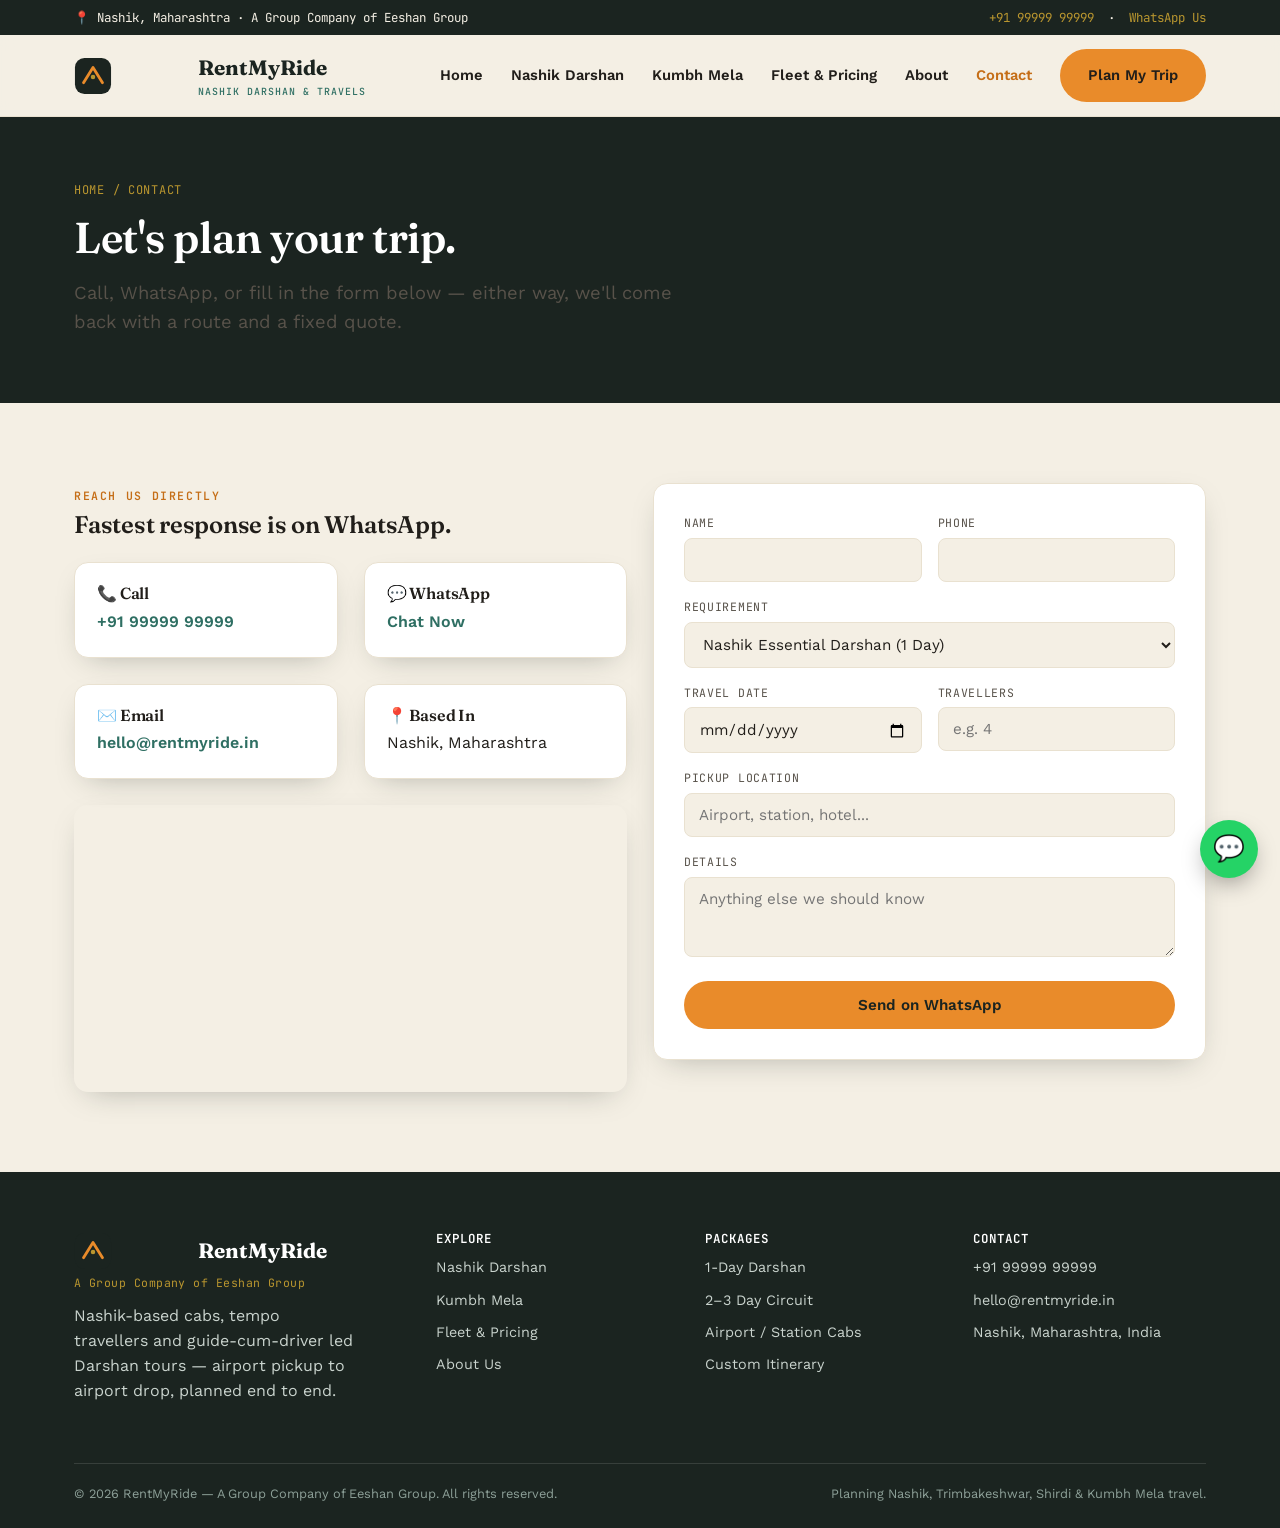
<file: contact.html>
<!DOCTYPE html>
<html lang="en">
<head>
<meta charset="UTF-8">
<meta name="viewport" content="width=device-width, initial-scale=1.0">
<title>Contact &amp; Book | RentMyRide Nashik</title>
<meta name="description" content="Book your Nashik Darshan, cab or tour package with RentMyRide. Call, WhatsApp, or send an enquiry with your pickup, dates and group size.">
<link rel="canonical" href="https://rentmyride.in/contact.html">
<meta property="og:type" content="website">
<meta property="og:title" content="Contact RentMyRide">
<meta property="og:description" content="Book your Nashik trip — call, WhatsApp, or send an enquiry.">
<meta property="og:image" content="assets/images/og-cover.jpg">
<link rel="icon" href="assets/images/favicon.svg" type="image/svg+xml">
<link rel="stylesheet" href="assets/css/style.css">
<link rel="preconnect" href="https://fonts.googleapis.com">
<link href="https://fonts.googleapis.com/css2?family=Fraunces:opsz,wght@9..144,500;9..144,600;9..144,700&family=Work+Sans:wght@400;500;600;700&family=JetBrains+Mono:wght@500;600&display=swap" rel="stylesheet">
</head>
<body>

<div class="topbar">
  <div class="container">
    <span>📍 Nashik, Maharashtra · A Group Company of Eeshan Group</span>
    <span><a href="tel:+919999999999">+91 99999 99999</a> &nbsp;·&nbsp; <a href="#" data-wa-link="Hi RentMyRide, I'd like to make a booking.">WhatsApp Us</a></span>
  </div>
</div>
<header class="site-header">
  <div class="container">
    <a href="index.html" class="brand"><img src="assets/images/logo.svg" alt="RentMyRide logo"><span>RentMyRide<small>Nashik Darshan &amp; Travels</small></span></a>
    <button class="nav-toggle" aria-label="Toggle menu">☰</button>
    <nav class="main-nav">
      <a href="index.html">Home</a>
      <a href="nashik-darshan.html">Nashik Darshan</a>
      <a href="kumbh-mela.html">Kumbh Mela</a>
      <a href="fleet-pricing.html">Fleet &amp; Pricing</a>
      <a href="about.html">About</a>
      <a href="contact.html" class="current">Contact</a>
      <a class="btn btn-primary" href="contact.html#enquiry">Plan My Trip</a>
    </nav>
  </div>
</header>

<div class="page-hero">
  <div class="container">
    <div class="breadcrumb"><a href="index.html" style="color:var(--vineyard);">Home</a> / Contact</div>
    <h1>Let's plan your trip.</h1>
    <p class="lede">Call, WhatsApp, or fill in the form below — either way, we'll come back with a route and a fixed quote.</p>
  </div>
</div>

<main>

  <section class="section" id="enquiry">
    <div class="container">
      <div class="grid grid-2" style="align-items:flex-start;">
        <div>
          <span class="eyebrow">Reach us directly</span>
          <h2>Fastest response is on WhatsApp.</h2>
          <div class="grid grid-2" style="margin-top:24px;">
            <div class="card"><div class="card-body"><h3 style="font-size:1rem;">📞 Call</h3><p style="margin:0;"><a href="tel:+919999999999" style="color:var(--godavari);font-weight:600;">+91 99999 99999</a></p></div></div>
            <div class="card"><div class="card-body"><h3 style="font-size:1rem;">💬 WhatsApp</h3><p style="margin:0;"><a href="#" data-wa-link="Hi RentMyRide, I'd like to make a booking." style="color:var(--godavari);font-weight:600;">Chat Now</a></p></div></div>
            <div class="card"><div class="card-body"><h3 style="font-size:1rem;">✉️ Email</h3><p style="margin:0;"><a href="mailto:hello@rentmyride.in" style="color:var(--godavari);font-weight:600;">hello@rentmyride.in</a></p></div></div>
            <div class="card"><div class="card-body"><h3 style="font-size:1rem;">📍 Based In</h3><p style="margin:0;">Nashik, Maharashtra</p></div></div>
          </div>
          <div style="margin-top:26px;border-radius:var(--radius);overflow:hidden;box-shadow:var(--shadow-card);">
            <iframe title="RentMyRide location map" src="https://maps.google.com/maps?q=Nashik%2C%20Maharashtra&z=12&output=embed" width="100%" height="280" style="border:0;" loading="lazy"></iframe>
          </div>
        </div>
        <form class="form-card" data-enquiry-form>
          <div class="form-row">
            <div class="field"><label for="name">Name</label><input id="name" name="name" type="text" required></div>
            <div class="field"><label for="phone">Phone</label><input id="phone" name="phone" type="tel" required></div>
          </div>
          <div class="field">
            <label for="package">Requirement</label>
            <select id="package" name="package">
              <option>Nashik Essential Darshan (1 Day)</option>
              <option>Trimbakeshwar &amp; Anjneri (1 Day)</option>
              <option>Hidden Nashik (1 Day)</option>
              <option>Nashik + Trimbakeshwar + Shirdi (2–3 Days)</option>
              <option>Nashik Darshan + Trekking (2–3 Days)</option>
              <option>Kumbh Mela Planning</option>
              <option>Just a Cab / Airport Transfer</option>
              <option>Custom Itinerary</option>
            </select>
          </div>
          <div class="form-row">
            <div class="field"><label for="date">Travel Date</label><input id="date" name="date" type="date"></div>
            <div class="field"><label for="travellers">Travellers</label><input id="travellers" name="travellers" type="number" min="1" placeholder="e.g. 4"></div>
          </div>
          <div class="field"><label for="pickup">Pickup Location</label><input id="pickup" name="pickup" type="text" placeholder="Airport, station, hotel..."></div>
          <div class="field"><label for="details">Details</label><textarea id="details" name="details" rows="3" placeholder="Anything else we should know"></textarea></div>
          <button class="btn btn-primary btn-block" type="submit">Send on WhatsApp</button>
        </form>
      </div>
    </div>
  </section>

</main>

<footer class="site-footer">
  <div class="container">
    <div class="footer-grid">
      <div>
        <div class="brand" style="color:#fff;margin-bottom:4px;"><img src="assets/images/logo.svg" alt="RentMyRide logo"><span>RentMyRide</span></div>
        <p style="font-family:var(--font-mono);font-size:.72rem;letter-spacing:.04em;color:var(--vineyard);margin:0 0 12px;">A Group Company of Eeshan Group</p>
        <p style="max-width:280px;">Nashik-based cabs, tempo travellers and guide-cum-driver led Darshan tours — airport pickup to airport drop, planned end to end.</p>
      </div>
      <div><h4>Explore</h4><a href="nashik-darshan.html">Nashik Darshan</a><a href="kumbh-mela.html">Kumbh Mela</a><a href="fleet-pricing.html">Fleet &amp; Pricing</a><a href="about.html">About Us</a></div>
      <div><h4>Packages</h4><a href="nashik-darshan.html#packages">1-Day Darshan</a><a href="nashik-darshan.html#packages">2–3 Day Circuit</a><a href="fleet-pricing.html">Airport / Station Cabs</a><a href="contact.html">Custom Itinerary</a></div>
      <div><h4>Contact</h4><a href="tel:+919999999999">+91 99999 99999</a><a href="mailto:hello@rentmyride.in">hello@rentmyride.in</a><a href="contact.html">Nashik, Maharashtra, India</a></div>
    </div>
    <div class="footer-bottom"><span>© <span data-year></span> RentMyRide — A Group Company of Eeshan Group. All rights reserved.</span><span>Planning Nashik, Trimbakeshwar, Shirdi &amp; Kumbh Mela travel.</span></div>
  </div>
</footer>
<a class="wa-float" href="#" data-wa-link="Hi RentMyRide, I'd like to make a booking." aria-label="Chat on WhatsApp" target="_blank" rel="noopener">💬</a>
<script src="assets/js/main.js"></script>
</body>
</html>
</file>
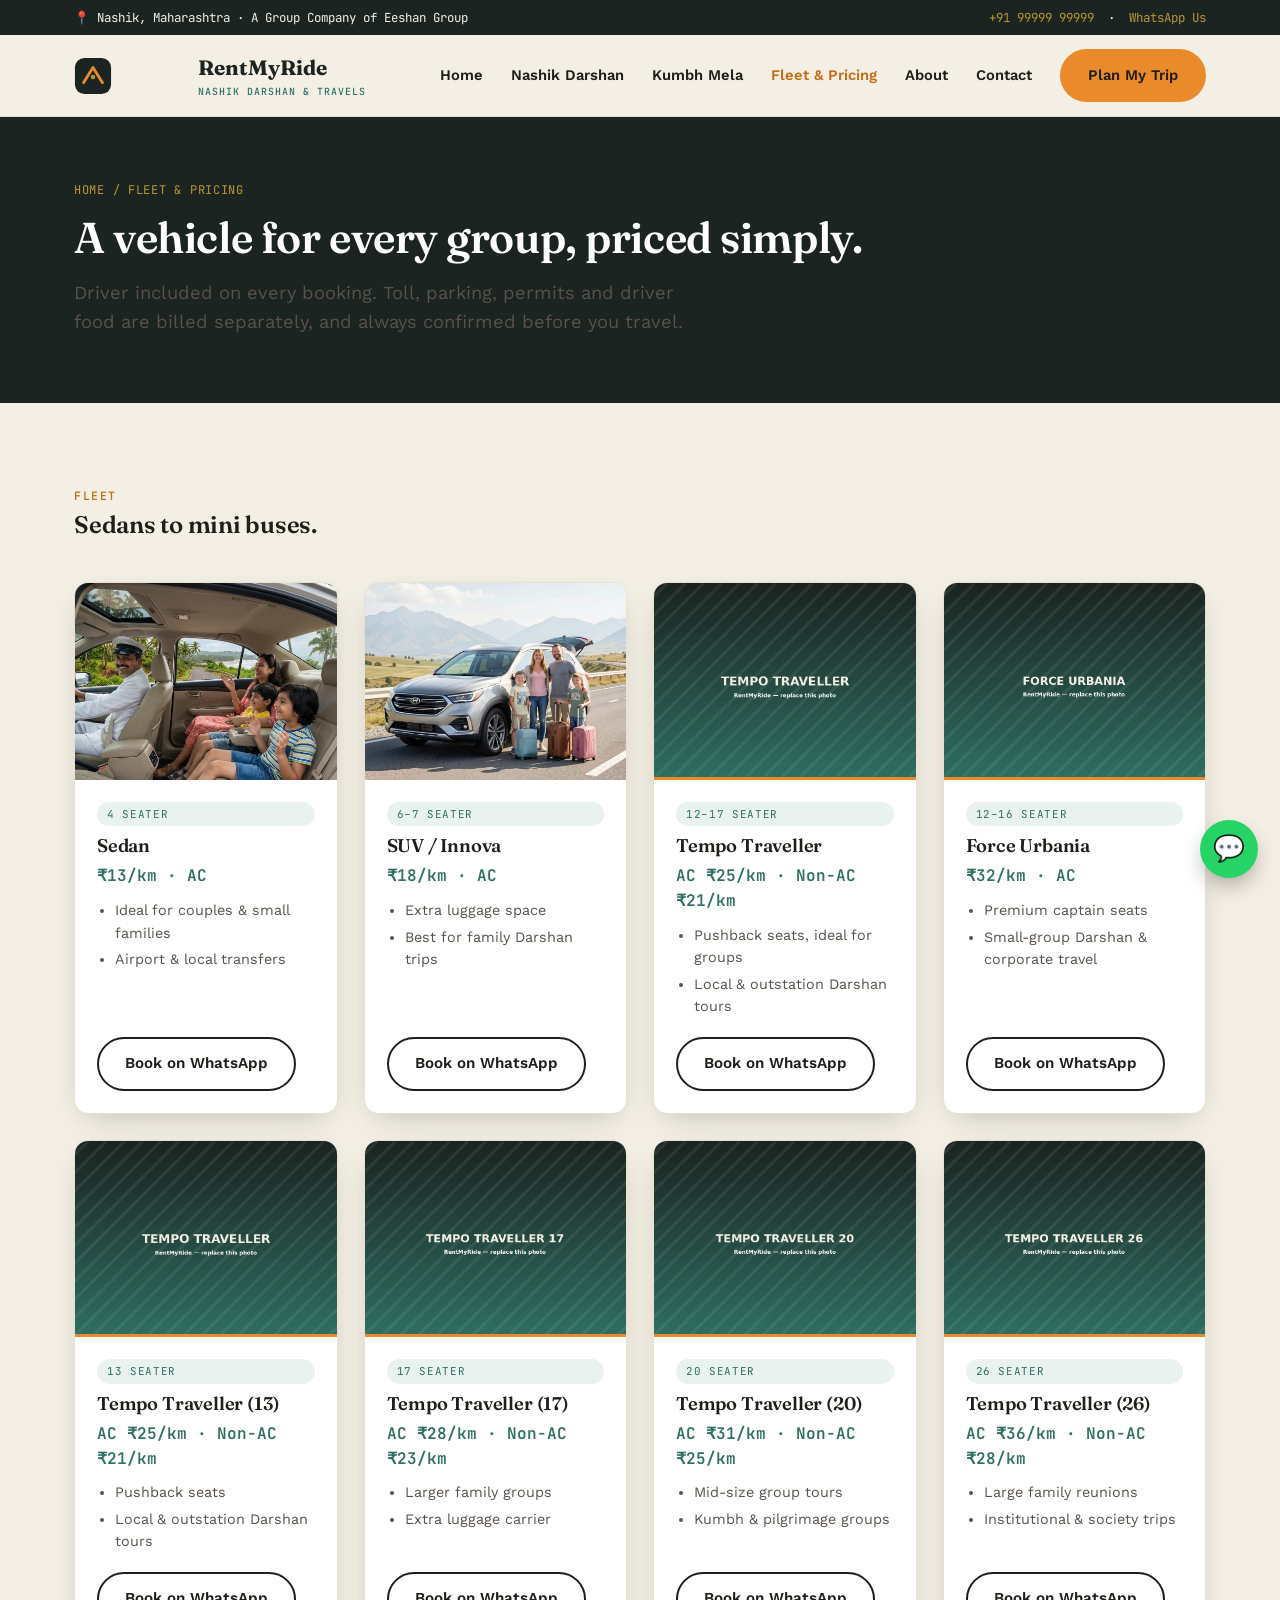
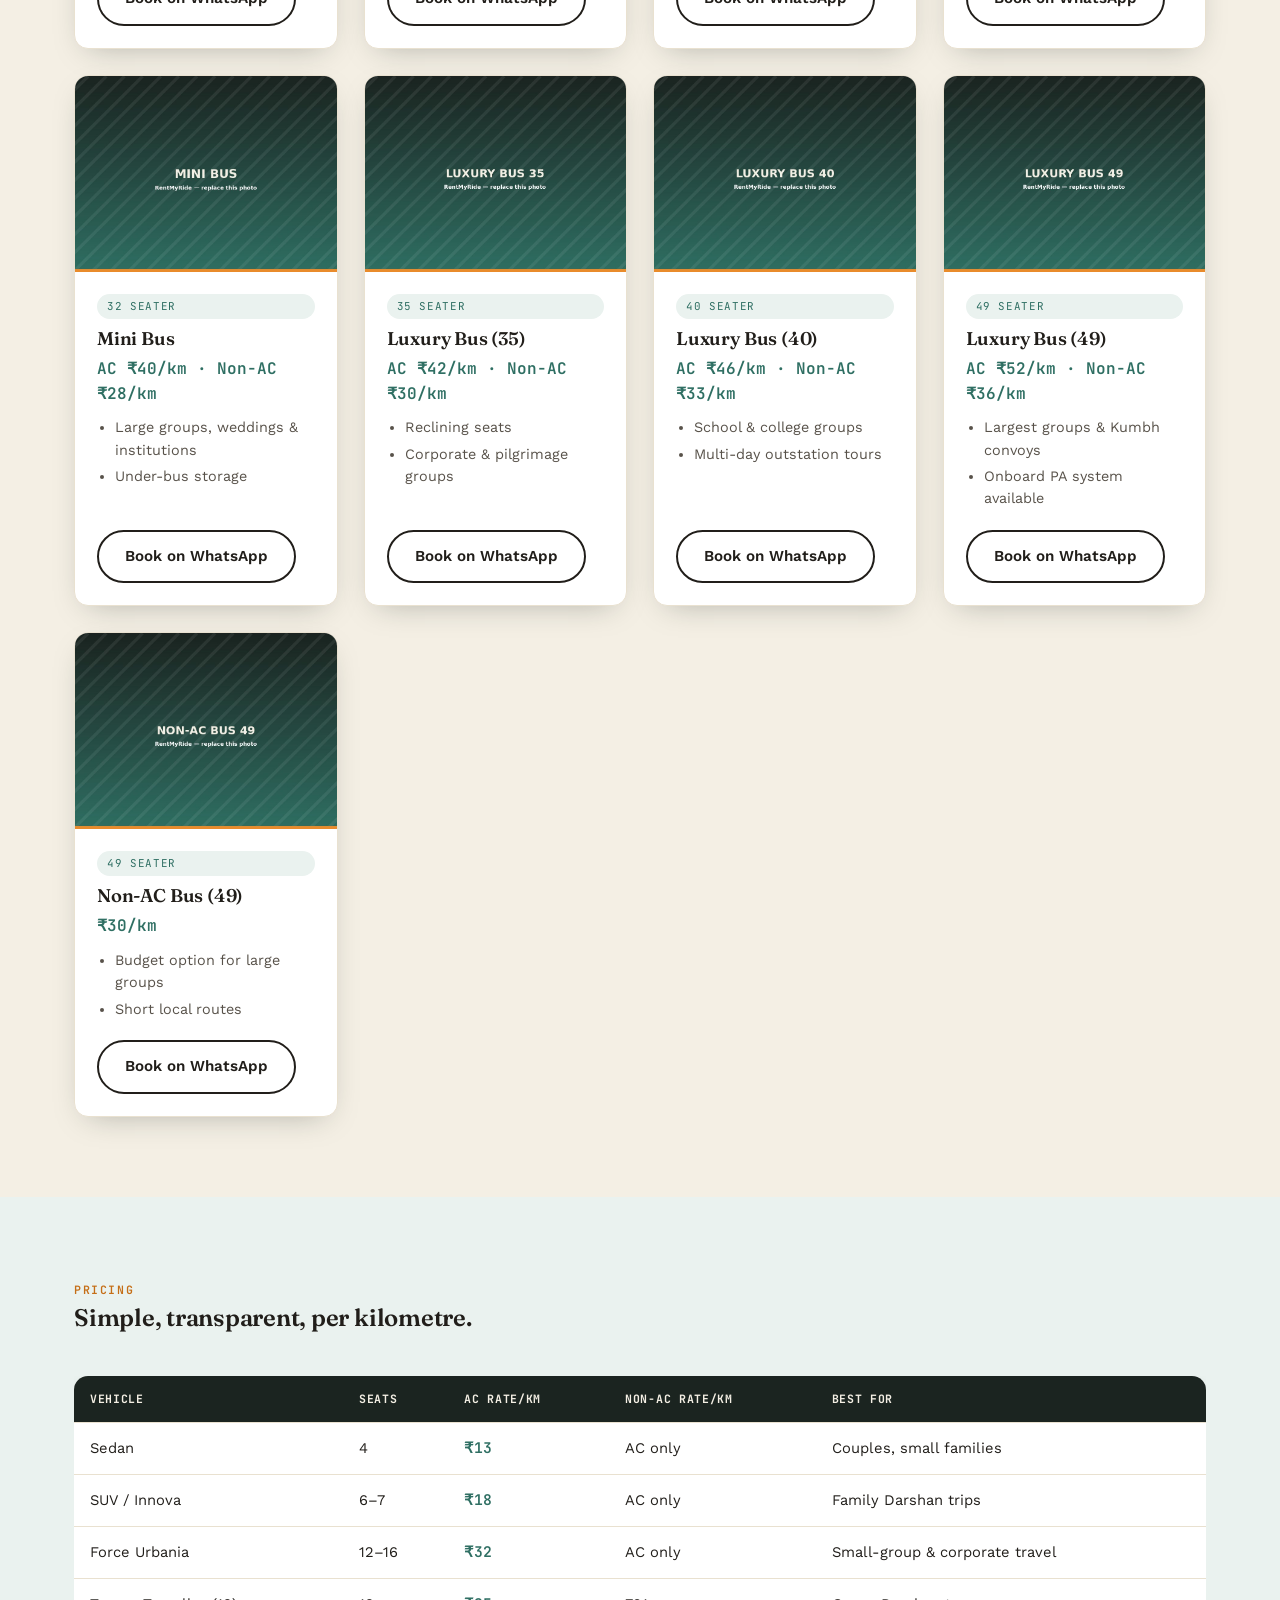
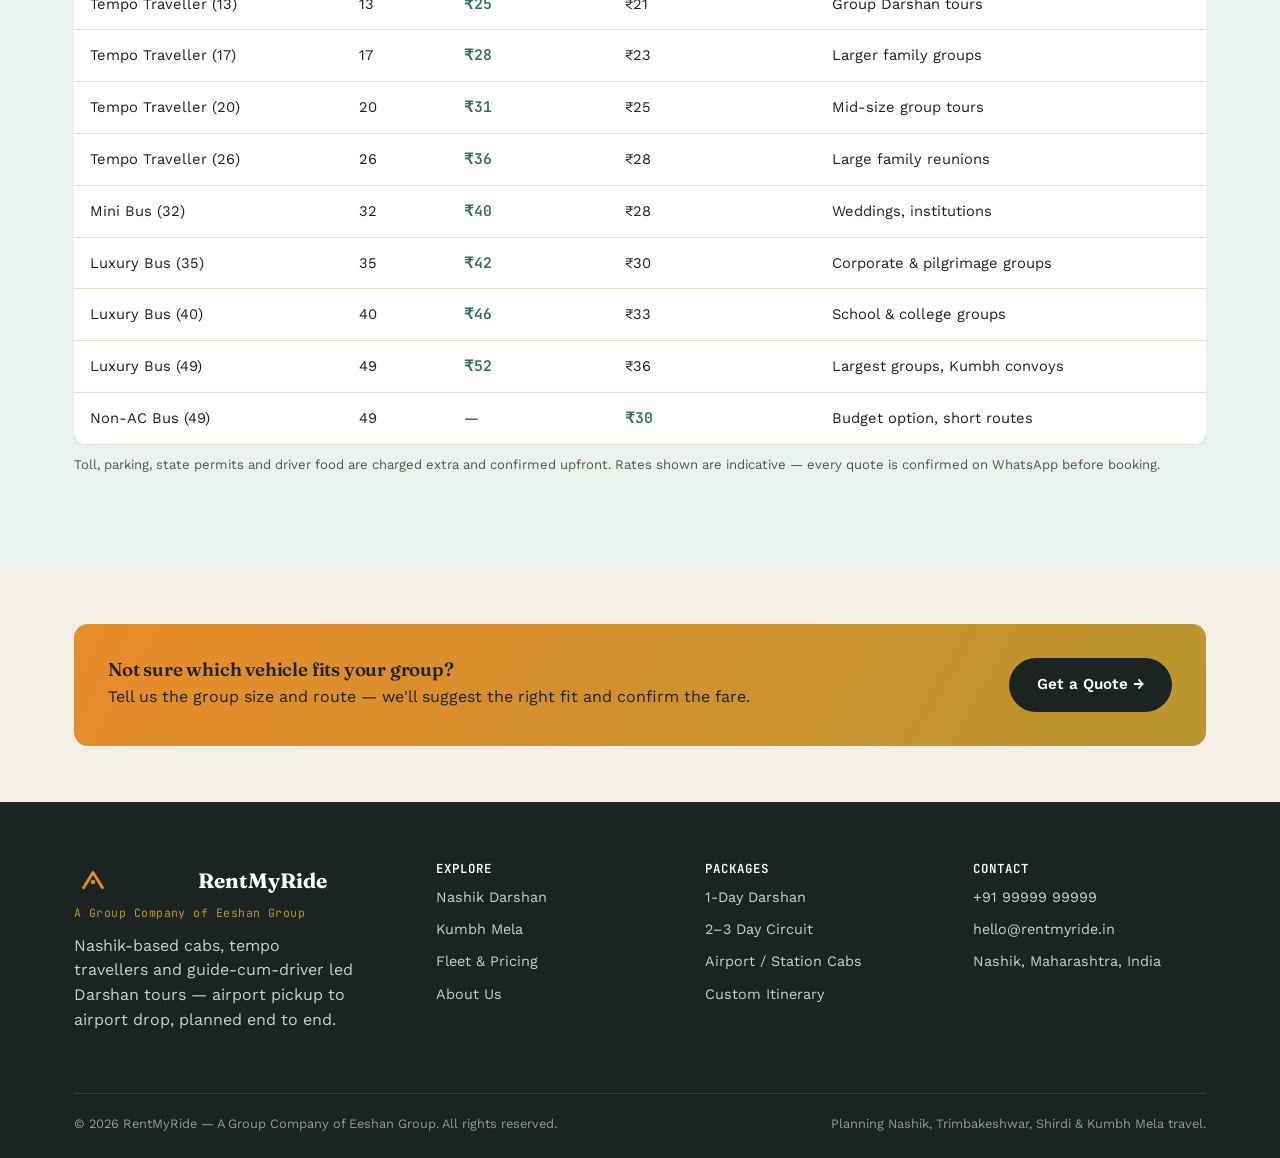
<file: fleet-pricing.html>
<!DOCTYPE html>
<html lang="en">
<head>
<meta charset="UTF-8">
<meta name="viewport" content="width=device-width, initial-scale=1.0">
<title>Fleet &amp; Pricing | Cabs, Tempo Traveller &amp; Bus Rental Nashik — RentMyRide</title>
<meta name="description" content="Transparent per-km pricing for sedans, SUVs, tempo travellers and buses on rent in Nashik, all with an experienced driver. Compare seats, AC options and rates.">
<meta name="keywords" content="Nashik cab rates, tempo traveller rent Nashik, bus rental Nashik, car hire Nashik pricing, Nashik vehicle rental">
<link rel="canonical" href="https://rentmyride.in/fleet-pricing.html">
<meta property="og:type" content="website">
<meta property="og:title" content="Fleet &amp; Pricing — RentMyRide Nashik">
<meta property="og:description" content="Transparent per-km pricing for cabs, tempo travellers and buses on rent in Nashik, driver included.">
<meta property="og:image" content="assets/images/og-cover.jpg">
<link rel="icon" href="assets/images/favicon.svg" type="image/svg+xml">
<link rel="stylesheet" href="assets/css/style.css">
<link rel="preconnect" href="https://fonts.googleapis.com">
<link href="https://fonts.googleapis.com/css2?family=Fraunces:opsz,wght@9..144,500;9..144,600;9..144,700&family=Work+Sans:wght@400;500;600;700&family=JetBrains+Mono:wght@500;600&display=swap" rel="stylesheet">
</head>
<body>

<div class="topbar">
  <div class="container">
    <span>📍 Nashik, Maharashtra · A Group Company of Eeshan Group</span>
    <span><a href="tel:+919999999999">+91 99999 99999</a> &nbsp;·&nbsp; <a href="#" data-wa-link="Hi RentMyRide, I'd like fleet & pricing details.">WhatsApp Us</a></span>
  </div>
</div>
<header class="site-header">
  <div class="container">
    <a href="index.html" class="brand"><img src="assets/images/logo.svg" alt="RentMyRide logo"><span>RentMyRide<small>Nashik Darshan &amp; Travels</small></span></a>
    <button class="nav-toggle" aria-label="Toggle menu">☰</button>
    <nav class="main-nav">
      <a href="index.html">Home</a>
      <a href="nashik-darshan.html">Nashik Darshan</a>
      <a href="kumbh-mela.html">Kumbh Mela</a>
      <a href="fleet-pricing.html" class="current">Fleet &amp; Pricing</a>
      <a href="about.html">About</a>
      <a href="contact.html">Contact</a>
      <a class="btn btn-primary" href="contact.html#enquiry">Plan My Trip</a>
    </nav>
  </div>
</header>

<div class="page-hero">
  <div class="container">
    <div class="breadcrumb"><a href="index.html" style="color:var(--vineyard);">Home</a> / Fleet &amp; Pricing</div>
    <h1>A vehicle for every group, priced simply.</h1>
    <p class="lede">Driver included on every booking. Toll, parking, permits and driver food are billed separately, and always confirmed before you travel.</p>
  </div>
</div>

<main>

  <section class="section">
    <div class="container">
      <div class="section-head">
        <span class="eyebrow">Fleet</span>
        <h2>Sedans to mini buses.</h2>
      </div>
      <div class="grid grid-4">
        <div class="card">
          <div class="card-media"><img src="assets/images/fleet/sedan.jpg" alt="Sedan cab Nashik"></div>
          <div class="card-body">
            <span class="badge">4 Seater</span>
            <h3>Sedan</h3>
            <p class="price">₹13/km · AC</p>
            <ul><li>Ideal for couples &amp; small families</li><li>Airport &amp; local transfers</li></ul>
            <div class="card-foot"><a class="btn btn-outline" href="#" data-wa-link="Hi RentMyRide, I'd like to book a Sedan.">Book on WhatsApp</a></div>
          </div>
        </div>
        <div class="card">
          <div class="card-media"><img src="assets/images/fleet/suv.jpg" alt="SUV Innova Nashik"></div>
          <div class="card-body">
            <span class="badge">6–7 Seater</span>
            <h3>SUV / Innova</h3>
            <p class="price">₹18/km · AC</p>
            <ul><li>Extra luggage space</li><li>Best for family Darshan trips</li></ul>
            <div class="card-foot"><a class="btn btn-outline" href="#" data-wa-link="Hi RentMyRide, I'd like to book an SUV / Innova.">Book on WhatsApp</a></div>
          </div>
        </div>
        <div class="card">
          <div class="card-media"><img src="assets/images/fleet/tempo.jpg" alt="Tempo traveller Nashik"></div>
          <div class="card-body">
            <span class="badge">12–17 Seater</span>
            <h3>Tempo Traveller</h3>
            <p class="price">AC ₹25/km · Non-AC ₹21/km</p>
            <ul><li>Pushback seats, ideal for groups</li><li>Local &amp; outstation Darshan tours</li></ul>
            <div class="card-foot"><a class="btn btn-outline" href="#" data-wa-link="Hi RentMyRide, I'd like to book a Tempo Traveller.">Book on WhatsApp</a></div>
          </div>
        </div>
        <div class="card">
          <div class="card-media"><img src="assets/images/fleet/urbania.jpg" alt="Force Urbania Nashik"></div>
          <div class="card-body">
            <span class="badge">12–16 Seater</span>
            <h3>Force Urbania</h3>
            <p class="price">₹32/km · AC</p>
            <ul><li>Premium captain seats</li><li>Small-group Darshan &amp; corporate travel</li></ul>
            <div class="card-foot"><a class="btn btn-outline" href="#" data-wa-link="Hi RentMyRide, I'd like to book a Force Urbania.">Book on WhatsApp</a></div>
          </div>
        </div>
        <div class="card">
          <div class="card-media"><img src="assets/images/fleet/tempo.jpg" alt="Tempo traveller 13 seater Nashik"></div>
          <div class="card-body">
            <span class="badge">13 Seater</span>
            <h3>Tempo Traveller (13)</h3>
            <p class="price">AC ₹25/km · Non-AC ₹21/km</p>
            <ul><li>Pushback seats</li><li>Local &amp; outstation Darshan tours</li></ul>
            <div class="card-foot"><a class="btn btn-outline" href="#" data-wa-link="Hi RentMyRide, I'd like to book a 13-seater Tempo Traveller.">Book on WhatsApp</a></div>
          </div>
        </div>
        <div class="card">
          <div class="card-media"><img src="assets/images/fleet/tempo-17.jpg" alt="Tempo traveller 17 seater Nashik"></div>
          <div class="card-body">
            <span class="badge">17 Seater</span>
            <h3>Tempo Traveller (17)</h3>
            <p class="price">AC ₹28/km · Non-AC ₹23/km</p>
            <ul><li>Larger family groups</li><li>Extra luggage carrier</li></ul>
            <div class="card-foot"><a class="btn btn-outline" href="#" data-wa-link="Hi RentMyRide, I'd like to book a 17-seater Tempo Traveller.">Book on WhatsApp</a></div>
          </div>
        </div>
        <div class="card">
          <div class="card-media"><img src="assets/images/fleet/tempo-20.jpg" alt="Tempo traveller 20 seater Nashik"></div>
          <div class="card-body">
            <span class="badge">20 Seater</span>
            <h3>Tempo Traveller (20)</h3>
            <p class="price">AC ₹31/km · Non-AC ₹25/km</p>
            <ul><li>Mid-size group tours</li><li>Kumbh &amp; pilgrimage groups</li></ul>
            <div class="card-foot"><a class="btn btn-outline" href="#" data-wa-link="Hi RentMyRide, I'd like to book a 20-seater Tempo Traveller.">Book on WhatsApp</a></div>
          </div>
        </div>
        <div class="card">
          <div class="card-media"><img src="assets/images/fleet/tempo-26.jpg" alt="Tempo traveller 26 seater Nashik"></div>
          <div class="card-body">
            <span class="badge">26 Seater</span>
            <h3>Tempo Traveller (26)</h3>
            <p class="price">AC ₹36/km · Non-AC ₹28/km</p>
            <ul><li>Large family reunions</li><li>Institutional &amp; society trips</li></ul>
            <div class="card-foot"><a class="btn btn-outline" href="#" data-wa-link="Hi RentMyRide, I'd like to book a 26-seater Tempo Traveller.">Book on WhatsApp</a></div>
          </div>
        </div>
        <div class="card">
          <div class="card-media"><img src="assets/images/fleet/bus.jpg" alt="Mini bus 32 seater Nashik"></div>
          <div class="card-body">
            <span class="badge">32 Seater</span>
            <h3>Mini Bus</h3>
            <p class="price">AC ₹40/km · Non-AC ₹28/km</p>
            <ul><li>Large groups, weddings &amp; institutions</li><li>Under-bus storage</li></ul>
            <div class="card-foot"><a class="btn btn-outline" href="#" data-wa-link="Hi RentMyRide, I'd like to book a 32-seater Mini Bus.">Book on WhatsApp</a></div>
          </div>
        </div>
        <div class="card">
          <div class="card-media"><img src="assets/images/fleet/bus-35.jpg" alt="Luxury bus 35 seater Nashik"></div>
          <div class="card-body">
            <span class="badge">35 Seater</span>
            <h3>Luxury Bus (35)</h3>
            <p class="price">AC ₹42/km · Non-AC ₹30/km</p>
            <ul><li>Reclining seats</li><li>Corporate &amp; pilgrimage groups</li></ul>
            <div class="card-foot"><a class="btn btn-outline" href="#" data-wa-link="Hi RentMyRide, I'd like to book a 35-seater Luxury Bus.">Book on WhatsApp</a></div>
          </div>
        </div>
        <div class="card">
          <div class="card-media"><img src="assets/images/fleet/bus-40.jpg" alt="Luxury bus 40 seater Nashik"></div>
          <div class="card-body">
            <span class="badge">40 Seater</span>
            <h3>Luxury Bus (40)</h3>
            <p class="price">AC ₹46/km · Non-AC ₹33/km</p>
            <ul><li>School &amp; college groups</li><li>Multi-day outstation tours</li></ul>
            <div class="card-foot"><a class="btn btn-outline" href="#" data-wa-link="Hi RentMyRide, I'd like to book a 40-seater Luxury Bus.">Book on WhatsApp</a></div>
          </div>
        </div>
        <div class="card">
          <div class="card-media"><img src="assets/images/fleet/bus-49.jpg" alt="Luxury bus 49 seater Nashik"></div>
          <div class="card-body">
            <span class="badge">49 Seater</span>
            <h3>Luxury Bus (49)</h3>
            <p class="price">AC ₹52/km · Non-AC ₹36/km</p>
            <ul><li>Largest groups &amp; Kumbh convoys</li><li>Onboard PA system available</li></ul>
            <div class="card-foot"><a class="btn btn-outline" href="#" data-wa-link="Hi RentMyRide, I'd like to book a 49-seater Luxury Bus.">Book on WhatsApp</a></div>
          </div>
        </div>
        <div class="card">
          <div class="card-media"><img src="assets/images/fleet/bus-49-nonac.jpg" alt="Non-AC bus 49 seater Nashik"></div>
          <div class="card-body">
            <span class="badge">49 Seater</span>
            <h3>Non-AC Bus (49)</h3>
            <p class="price">₹30/km</p>
            <ul><li>Budget option for large groups</li><li>Short local routes</li></ul>
            <div class="card-foot"><a class="btn btn-outline" href="#" data-wa-link="Hi RentMyRide, I'd like to book a 49-seater Non-AC Bus.">Book on WhatsApp</a></div>
          </div>
        </div>
      </div>
    </div>
  </section>

  <section class="section section--godavari">
    <div class="container">
      <div class="section-head">
        <span class="eyebrow">Pricing</span>
        <h2>Simple, transparent, per kilometre.</h2>
      </div>
      <div class="table-scroll">
        <table class="price-table">
          <thead><tr><th>Vehicle</th><th>Seats</th><th>AC Rate/km</th><th>Non-AC Rate/km</th><th>Best For</th></tr></thead>
          <tbody>
            <tr><td>Sedan</td><td>4</td><td class="num">₹13</td><td>AC only</td><td>Couples, small families</td></tr>
            <tr><td>SUV / Innova</td><td>6–7</td><td class="num">₹18</td><td>AC only</td><td>Family Darshan trips</td></tr>
            <tr><td>Force Urbania</td><td>12–16</td><td class="num">₹32</td><td>AC only</td><td>Small-group &amp; corporate travel</td></tr>
            <tr><td>Tempo Traveller (13)</td><td>13</td><td class="num">₹25</td><td>₹21</td><td>Group Darshan tours</td></tr>
            <tr><td>Tempo Traveller (17)</td><td>17</td><td class="num">₹28</td><td>₹23</td><td>Larger family groups</td></tr>
            <tr><td>Tempo Traveller (20)</td><td>20</td><td class="num">₹31</td><td>₹25</td><td>Mid-size group tours</td></tr>
            <tr><td>Tempo Traveller (26)</td><td>26</td><td class="num">₹36</td><td>₹28</td><td>Large family reunions</td></tr>
            <tr><td>Mini Bus (32)</td><td>32</td><td class="num">₹40</td><td>₹28</td><td>Weddings, institutions</td></tr>
            <tr><td>Luxury Bus (35)</td><td>35</td><td class="num">₹42</td><td>₹30</td><td>Corporate &amp; pilgrimage groups</td></tr>
            <tr><td>Luxury Bus (40)</td><td>40</td><td class="num">₹46</td><td>₹33</td><td>School &amp; college groups</td></tr>
            <tr><td>Luxury Bus (49)</td><td>49</td><td class="num">₹52</td><td>₹36</td><td>Largest groups, Kumbh convoys</td></tr>
            <tr><td>Non-AC Bus (49)</td><td>49</td><td>—</td><td class="num">₹30</td><td>Budget option, short routes</td></tr>
          </tbody>
        </table>
      </div>
      <p class="table-note">Toll, parking, state permits and driver food are charged extra and confirmed upfront. Rates shown are indicative — every quote is confirmed on WhatsApp before booking.</p>
    </div>
  </section>

  <section class="section--tight">
    <div class="container">
      <div class="callout">
        <div><h3>Not sure which vehicle fits your group?</h3><p style="margin:0;">Tell us the group size and route — we'll suggest the right fit and confirm the fare.</p></div>
        <a class="btn" style="background:var(--basalt);color:var(--white);" href="contact.html#enquiry">Get a Quote →</a>
      </div>
    </div>
  </section>

</main>

<footer class="site-footer">
  <div class="container">
    <div class="footer-grid">
      <div>
        <div class="brand" style="color:#fff;margin-bottom:4px;"><img src="assets/images/logo.svg" alt="RentMyRide logo"><span>RentMyRide</span></div>
        <p style="font-family:var(--font-mono);font-size:.72rem;letter-spacing:.04em;color:var(--vineyard);margin:0 0 12px;">A Group Company of Eeshan Group</p>
        <p style="max-width:280px;">Nashik-based cabs, tempo travellers and guide-cum-driver led Darshan tours — airport pickup to airport drop, planned end to end.</p>
      </div>
      <div><h4>Explore</h4><a href="nashik-darshan.html">Nashik Darshan</a><a href="kumbh-mela.html">Kumbh Mela</a><a href="fleet-pricing.html">Fleet &amp; Pricing</a><a href="about.html">About Us</a></div>
      <div><h4>Packages</h4><a href="nashik-darshan.html#packages">1-Day Darshan</a><a href="nashik-darshan.html#packages">2–3 Day Circuit</a><a href="fleet-pricing.html">Airport / Station Cabs</a><a href="contact.html">Custom Itinerary</a></div>
      <div><h4>Contact</h4><a href="tel:+919999999999">+91 99999 99999</a><a href="mailto:hello@rentmyride.in">hello@rentmyride.in</a><a href="contact.html">Nashik, Maharashtra, India</a></div>
    </div>
    <div class="footer-bottom"><span>© <span data-year></span> RentMyRide — A Group Company of Eeshan Group. All rights reserved.</span><span>Planning Nashik, Trimbakeshwar, Shirdi &amp; Kumbh Mela travel.</span></div>
  </div>
</footer>
<a class="wa-float" href="#" data-wa-link="Hi RentMyRide, I'd like fleet & pricing help." aria-label="Chat on WhatsApp" target="_blank" rel="noopener">💬</a>
<script src="assets/js/main.js"></script>
</body>
</html>
</file>
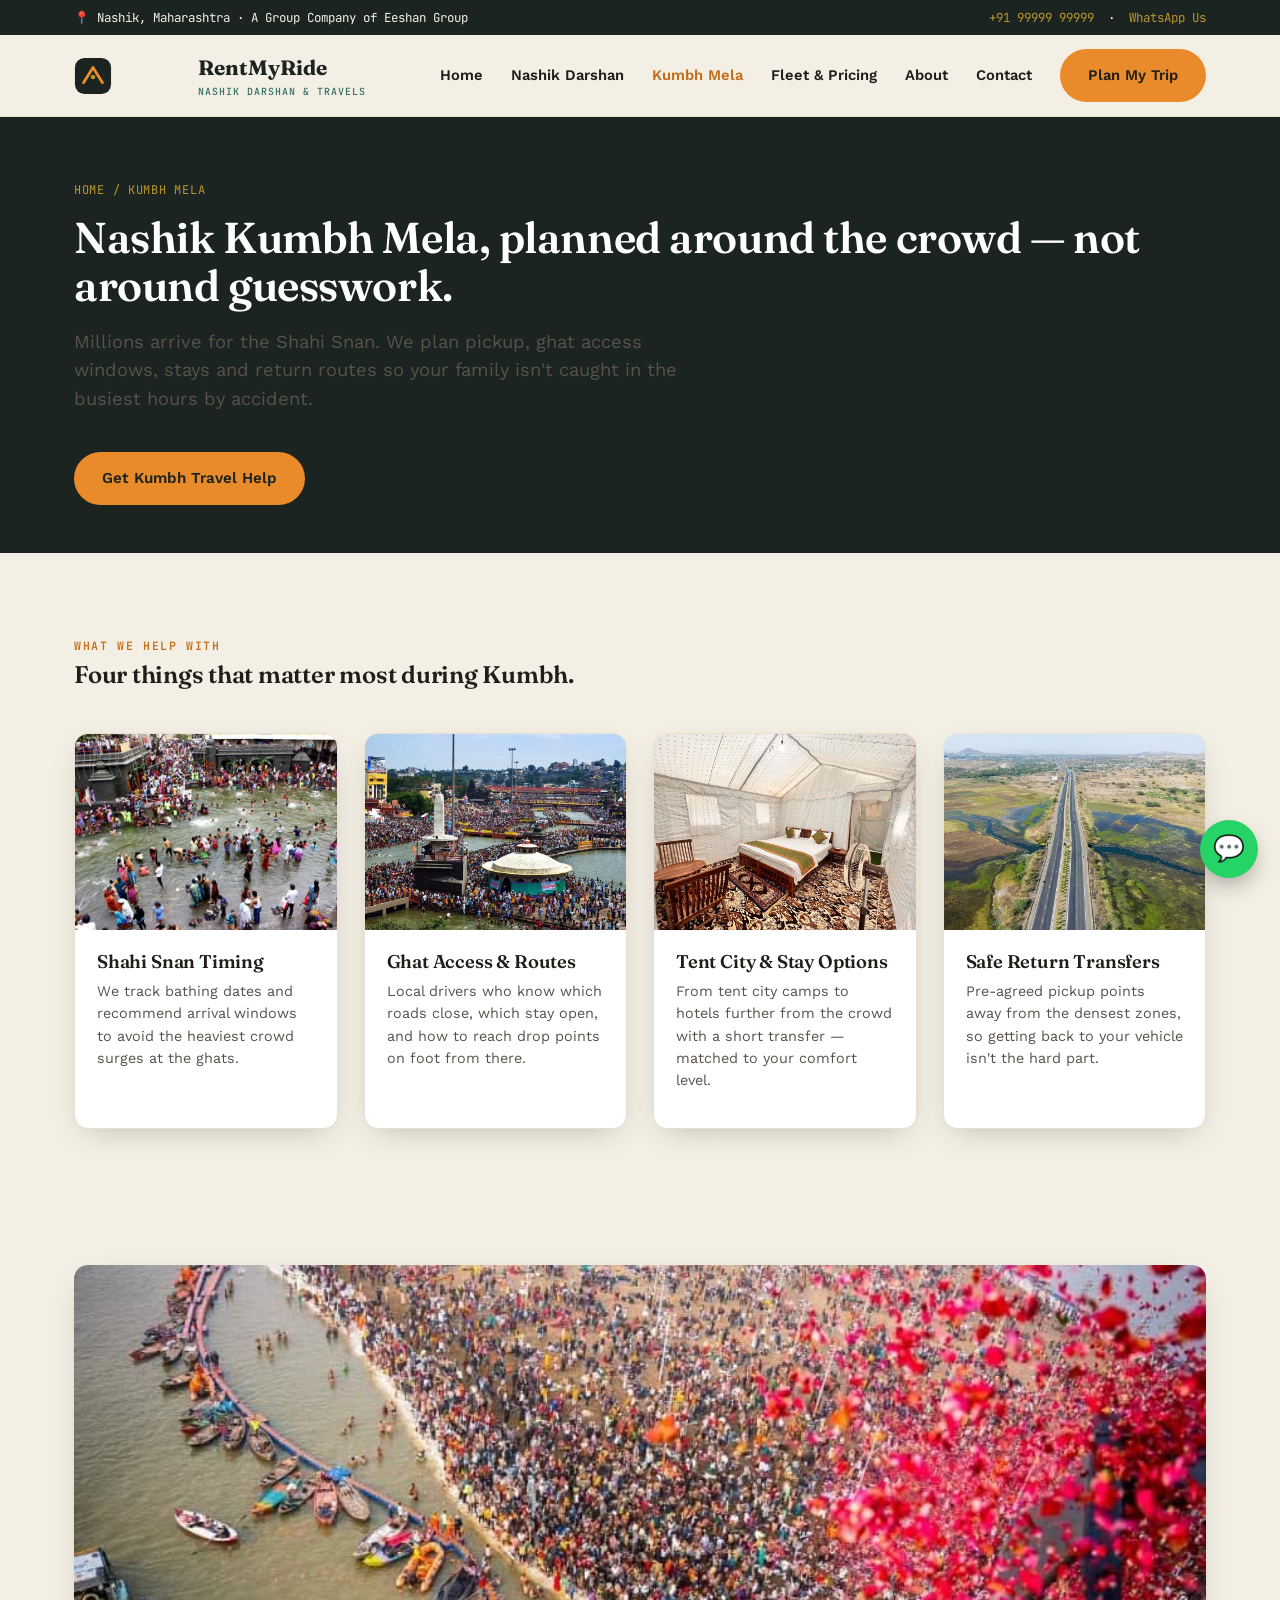
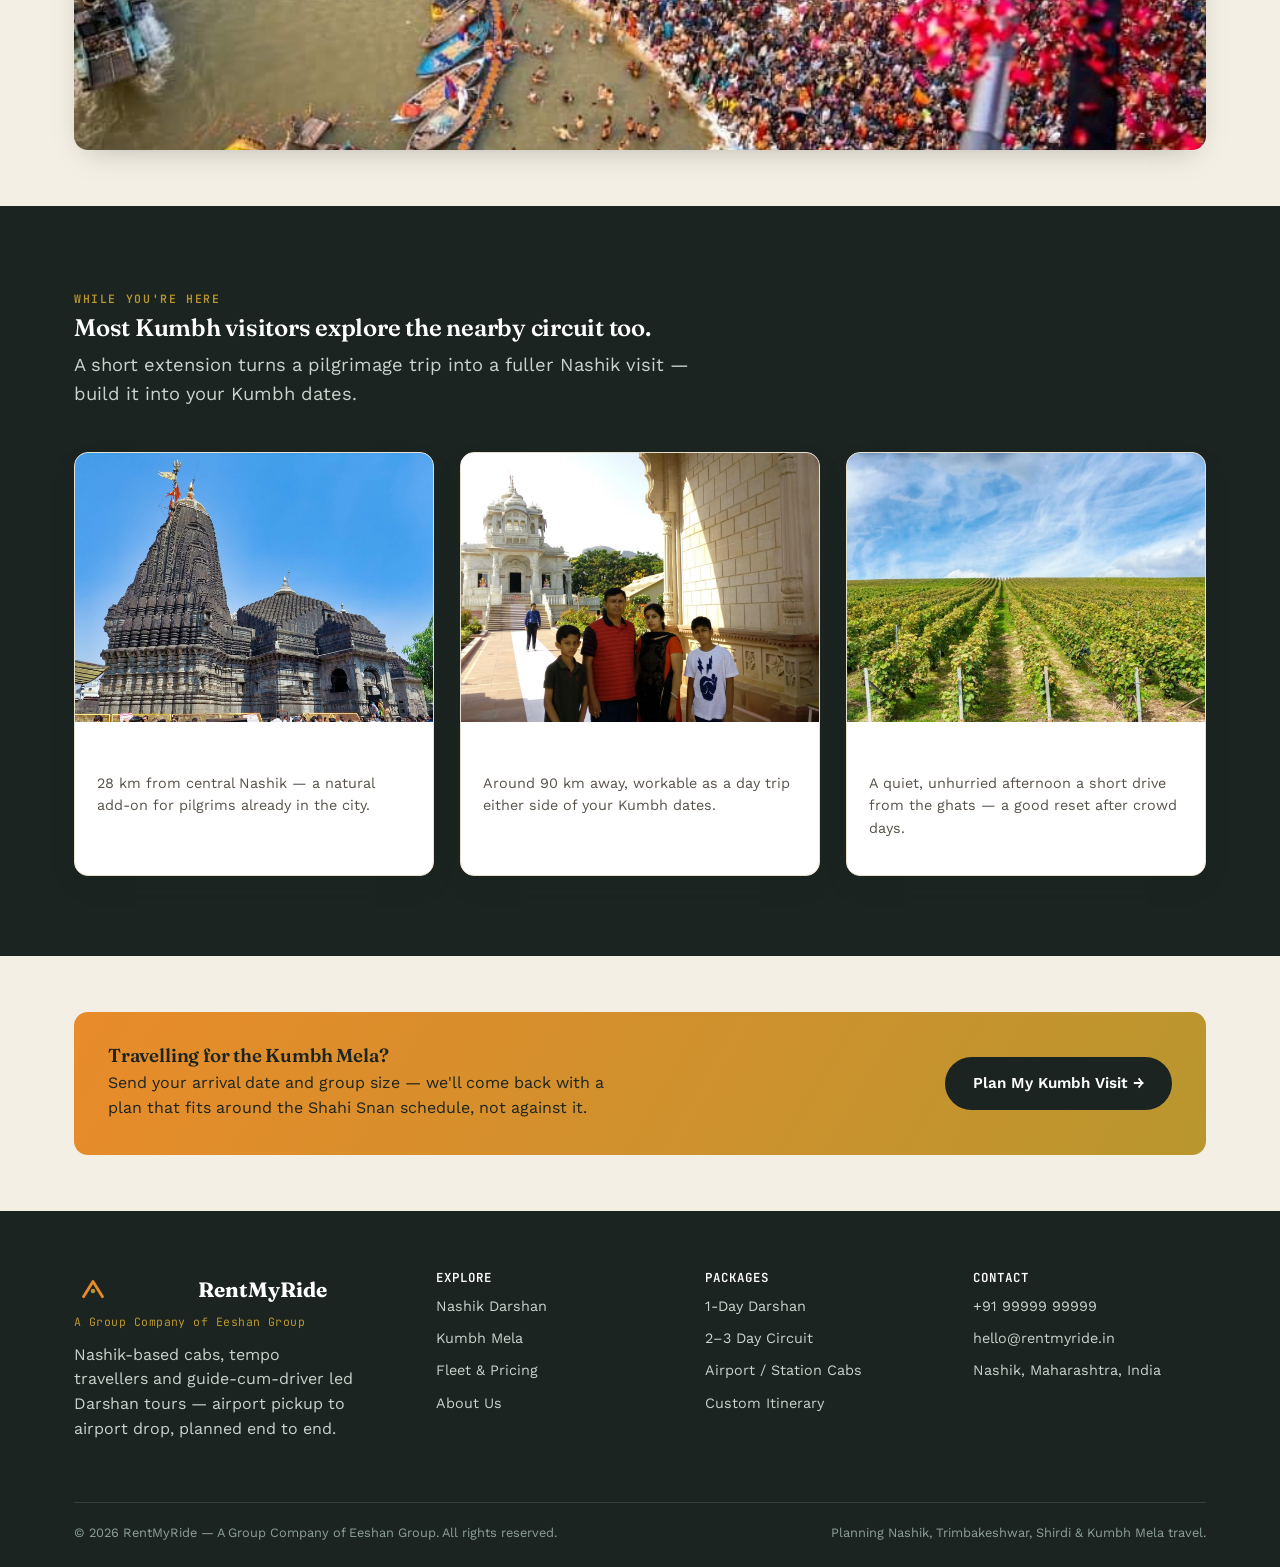
<file: kumbh-mela.html>
<!DOCTYPE html>
<html lang="en">
<head>
<meta charset="UTF-8">
<meta name="viewport" content="width=device-width, initial-scale=1.0">
<title>Nashik Kumbh Mela Travel &amp; Shahi Snan Planning — RentMyRide</title>
<meta name="description" content="Plan your Nashik Kumbh Mela visit: Shahi Snan timing, ghat access, tent city stays, safe crowd-day routes, airport/station transfers and nearby-area extensions like Trimbakeshwar and Shirdi.">
<meta name="keywords" content="Nashik Kumbh Mela, Kumbh Mela 2027, Shahi Snan Nashik, Kumbh Mela travel planning, Nashik Kumbh cab booking, Kumbh Mela tent city">
<link rel="canonical" href="https://rentmyride.in/kumbh-mela.html">
<meta property="og:type" content="website">
<meta property="og:title" content="Nashik Kumbh Mela Travel Planning — RentMyRide">
<meta property="og:description" content="Shahi Snan timing, ghat access, stays and safe travel routes for the Nashik Kumbh Mela.">
<meta property="og:image" content="assets/images/og-cover.jpg">
<link rel="icon" href="assets/images/favicon.svg" type="image/svg+xml">
<link rel="stylesheet" href="assets/css/style.css">
<link rel="preconnect" href="https://fonts.googleapis.com">
<link href="https://fonts.googleapis.com/css2?family=Fraunces:opsz,wght@9..144,500;9..144,600;9..144,700&family=Work+Sans:wght@400;500;600;700&family=JetBrains+Mono:wght@500;600&display=swap" rel="stylesheet">
</head>
<body>

<div class="topbar">
  <div class="container">
    <span>📍 Nashik, Maharashtra · A Group Company of Eeshan Group</span>
    <span><a href="tel:+919999999999">+91 99999 99999</a> &nbsp;·&nbsp; <a href="#" data-wa-link="Hi RentMyRide, I'd like Kumbh Mela travel help.">WhatsApp Us</a></span>
  </div>
</div>
<header class="site-header">
  <div class="container">
    <a href="index.html" class="brand"><img src="assets/images/logo.svg" alt="RentMyRide logo"><span>RentMyRide<small>Nashik Darshan &amp; Travels</small></span></a>
    <button class="nav-toggle" aria-label="Toggle menu">☰</button>
    <nav class="main-nav">
      <a href="index.html">Home</a>
      <a href="nashik-darshan.html">Nashik Darshan</a>
      <a href="kumbh-mela.html" class="current">Kumbh Mela</a>
      <a href="fleet-pricing.html">Fleet &amp; Pricing</a>
      <a href="about.html">About</a>
      <a href="contact.html">Contact</a>
      <a class="btn btn-primary" href="contact.html#enquiry">Plan My Trip</a>
    </nav>
  </div>
</header>

<div class="page-hero">
  <div class="container">
    <div class="breadcrumb"><a href="index.html" style="color:var(--vineyard);">Home</a> / Kumbh Mela</div>
    <h1>Nashik Kumbh Mela, planned around the crowd — not around guesswork.</h1>
    <p class="lede">Millions arrive for the Shahi Snan. We plan pickup, ghat access windows, stays and return routes so your family isn't caught in the busiest hours by accident.</p>
    <a class="btn btn-primary" style="margin-top:20px;" href="#" data-wa-link="Hi RentMyRide, I'd like help planning my Kumbh Mela visit to Nashik.">Get Kumbh Travel Help</a>
  </div>
</div>

<main>

  <section class="section" id="kumbh">
    <div class="container">
      <div class="section-head">
        <span class="eyebrow">What we help with</span>
        <h2>Four things that matter most during Kumbh.</h2>
      </div>
      <div class="grid grid-4">
        <div class="card"><div class="card-media"><img src="assets/images/kumbh/shahi-snan.jpg" alt="Shahi Snan crowd at Nashik Kumbh Mela ghats"></div><div class="card-body"><h3>Shahi Snan Timing</h3><p style="color:var(--ink-soft);font-size:.9rem;">We track bathing dates and recommend arrival windows to avoid the heaviest crowd surges at the ghats.</p></div></div>
        <div class="card"><div class="card-media"><img src="assets/images/kumbh/ghat-access.jpg" alt="Aerial view of crowds at Nashik Kumbh Mela ghats"></div><div class="card-body"><h3>Ghat Access &amp; Routes</h3><p style="color:var(--ink-soft);font-size:.9rem;">Local drivers who know which roads close, which stay open, and how to reach drop points on foot from there.</p></div></div>
        <div class="card"><div class="card-media"><img src="assets/images/kumbh/tent-city.jpg" alt="Tent city accommodation near Nashik Kumbh Mela"></div><div class="card-body"><h3>Tent City &amp; Stay Options</h3><p style="color:var(--ink-soft);font-size:.9rem;">From tent city camps to hotels further from the crowd with a short transfer — matched to your comfort level.</p></div></div>
        <div class="card"><div class="card-media"><img src="assets/images/kumbh/safe-return.jpg" alt="Highway route for safe return transfers from Nashik Kumbh Mela"></div><div class="card-body"><h3>Safe Return Transfers</h3><p style="color:var(--ink-soft);font-size:.9rem;">Pre-agreed pickup points away from the densest zones, so getting back to your vehicle isn't the hard part.</p></div></div>
      </div>
    </div>
  </section>

  <section class="section--tight">
    <div class="container">
      <div class="hero-media" style="aspect-ratio:21/9;max-width:100%;">
        <img src="assets/images/kumbh/kumbh-banner.jpg" alt="Aerial view of pilgrims gathering at Nashik Kumbh Mela ghats" style="object-position:center 30%;">
      </div>
    </div>
  </section>

  <section class="section section--basalt">
    <div class="container">
      <div class="section-head">
        <span class="eyebrow">While you're here</span>
        <h2>Most Kumbh visitors explore the nearby circuit too.</h2>
        <p class="lede">A short extension turns a pilgrimage trip into a fuller Nashik visit — build it into your Kumbh dates.</p>
      </div>
      <div class="grid grid-3">
        <div class="card"><div class="card-media"><img src="assets/images/attractions/trimbakeshwar.jpg" alt="Trimbakeshwar Jyotirlinga near Nashik"></div><div class="card-body"><h3>Trimbakeshwar</h3><p style="color:var(--ink-soft);font-size:.9rem;">28 km from central Nashik — a natural add-on for pilgrims already in the city.</p></div></div>
        <div class="card"><div class="card-media"><img src="assets/images/attractions/shirdi.jpg" alt="Shirdi from Nashik"></div><div class="card-body"><h3>Shirdi</h3><p style="color:var(--ink-soft);font-size:.9rem;">Around 90 km away, workable as a day trip either side of your Kumbh dates.</p></div></div>
        <div class="card"><div class="card-media"><img src="assets/images/attractions/vineyards.jpg" alt="Nashik vineyards"></div><div class="card-body"><h3>Vineyard Country</h3><p style="color:var(--ink-soft);font-size:.9rem;">A quiet, unhurried afternoon a short drive from the ghats — a good reset after crowd days.</p></div></div>
      </div>
    </div>
  </section>

  <section class="section--tight">
    <div class="container">
      <div class="callout">
        <div>
          <h3>Travelling for the Kumbh Mela?</h3>
          <p style="margin:0;max-width:520px;">Send your arrival date and group size — we'll come back with a plan that fits around the Shahi Snan schedule, not against it.</p>
        </div>
        <a class="btn" style="background:var(--basalt);color:var(--white);" href="contact.html#enquiry">Plan My Kumbh Visit →</a>
      </div>
    </div>
  </section>

</main>

<footer class="site-footer">
  <div class="container">
    <div class="footer-grid">
      <div>
        <div class="brand" style="color:#fff;margin-bottom:4px;"><img src="assets/images/logo.svg" alt="RentMyRide logo"><span>RentMyRide</span></div>
        <p style="font-family:var(--font-mono);font-size:.72rem;letter-spacing:.04em;color:var(--vineyard);margin:0 0 12px;">A Group Company of Eeshan Group</p>
        <p style="max-width:280px;">Nashik-based cabs, tempo travellers and guide-cum-driver led Darshan tours — airport pickup to airport drop, planned end to end.</p>
      </div>
      <div><h4>Explore</h4><a href="nashik-darshan.html">Nashik Darshan</a><a href="kumbh-mela.html">Kumbh Mela</a><a href="fleet-pricing.html">Fleet &amp; Pricing</a><a href="about.html">About Us</a></div>
      <div><h4>Packages</h4><a href="nashik-darshan.html#packages">1-Day Darshan</a><a href="nashik-darshan.html#packages">2–3 Day Circuit</a><a href="fleet-pricing.html">Airport / Station Cabs</a><a href="contact.html">Custom Itinerary</a></div>
      <div><h4>Contact</h4><a href="tel:+919999999999">+91 99999 99999</a><a href="mailto:hello@rentmyride.in">hello@rentmyride.in</a><a href="contact.html">Nashik, Maharashtra, India</a></div>
    </div>
    <div class="footer-bottom"><span>© <span data-year></span> RentMyRide — A Group Company of Eeshan Group. All rights reserved.</span><span>Planning Nashik, Trimbakeshwar, Shirdi &amp; Kumbh Mela travel.</span></div>
  </div>
</footer>
<a class="wa-float" href="#" data-wa-link="Hi RentMyRide, I'd like help planning my Kumbh Mela visit." aria-label="Chat on WhatsApp" target="_blank" rel="noopener">💬</a>
<script src="assets/js/main.js"></script>
</body>
</html>
</file>
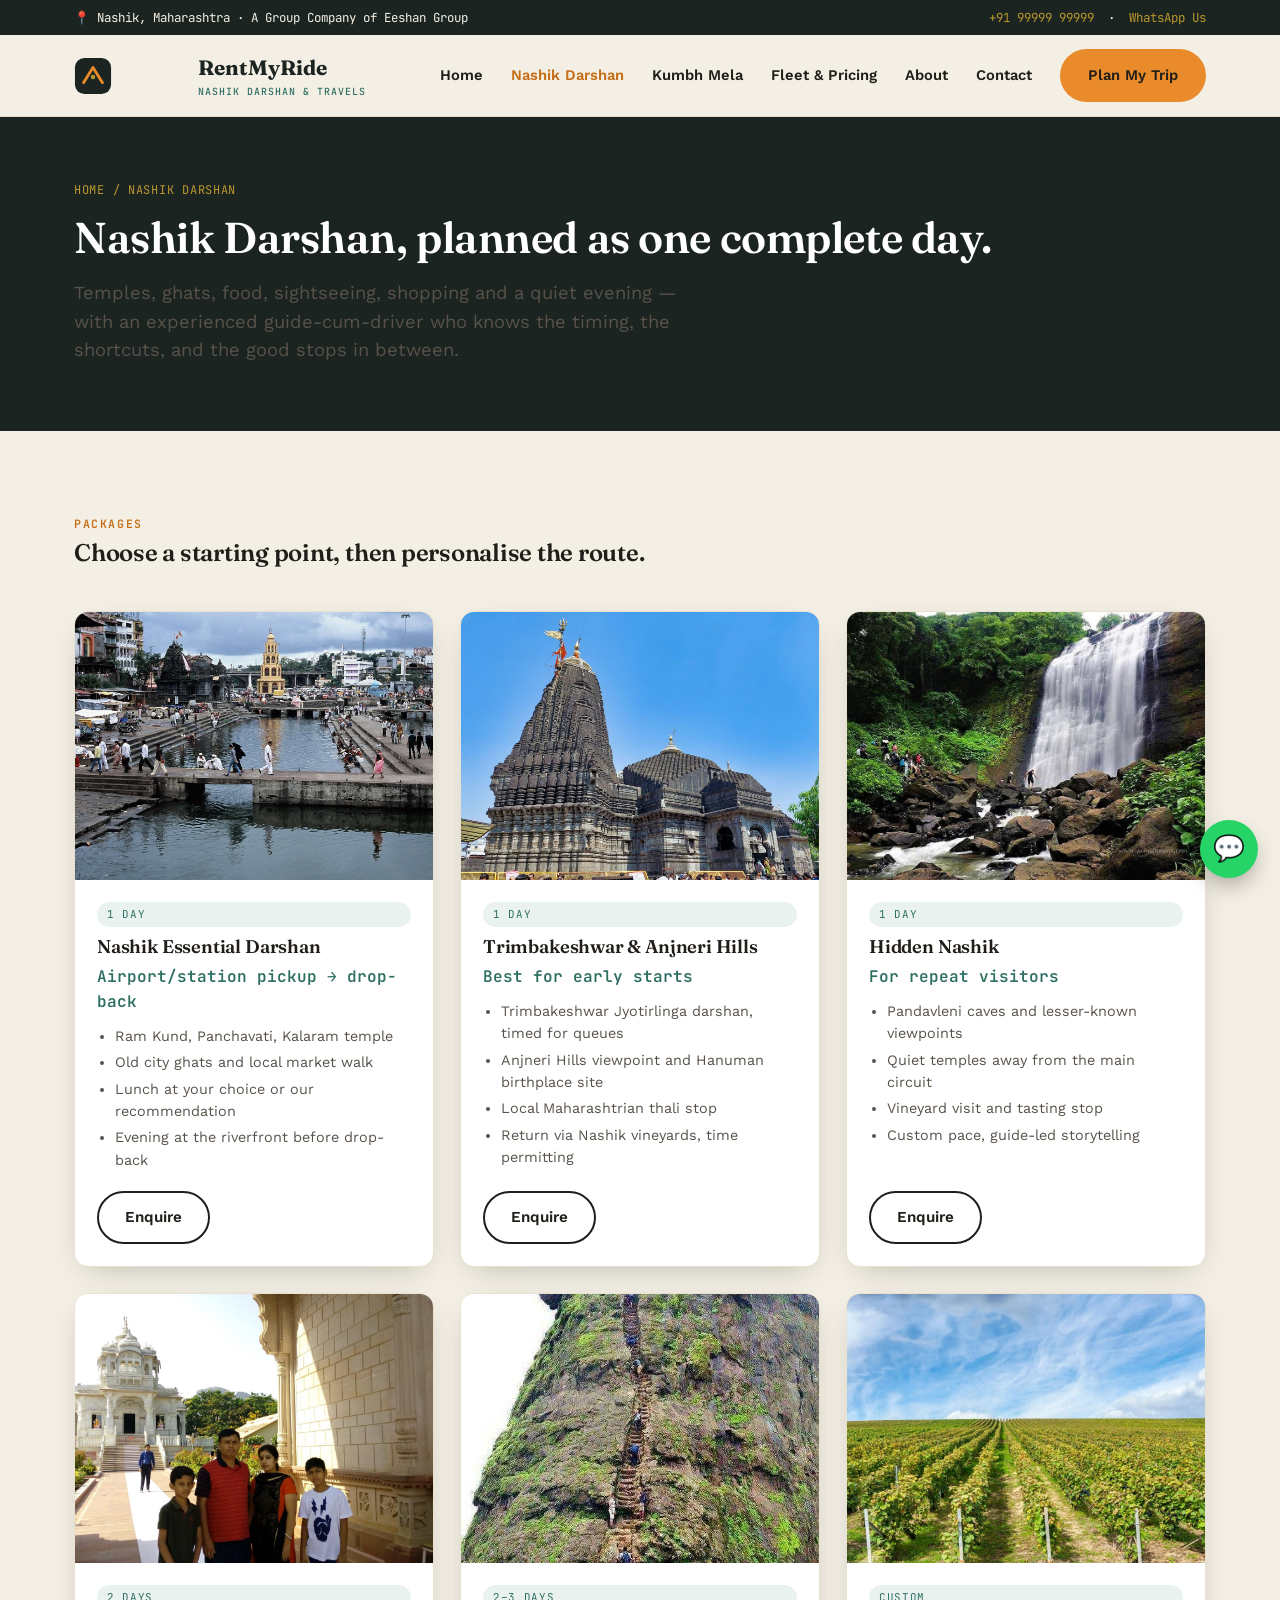
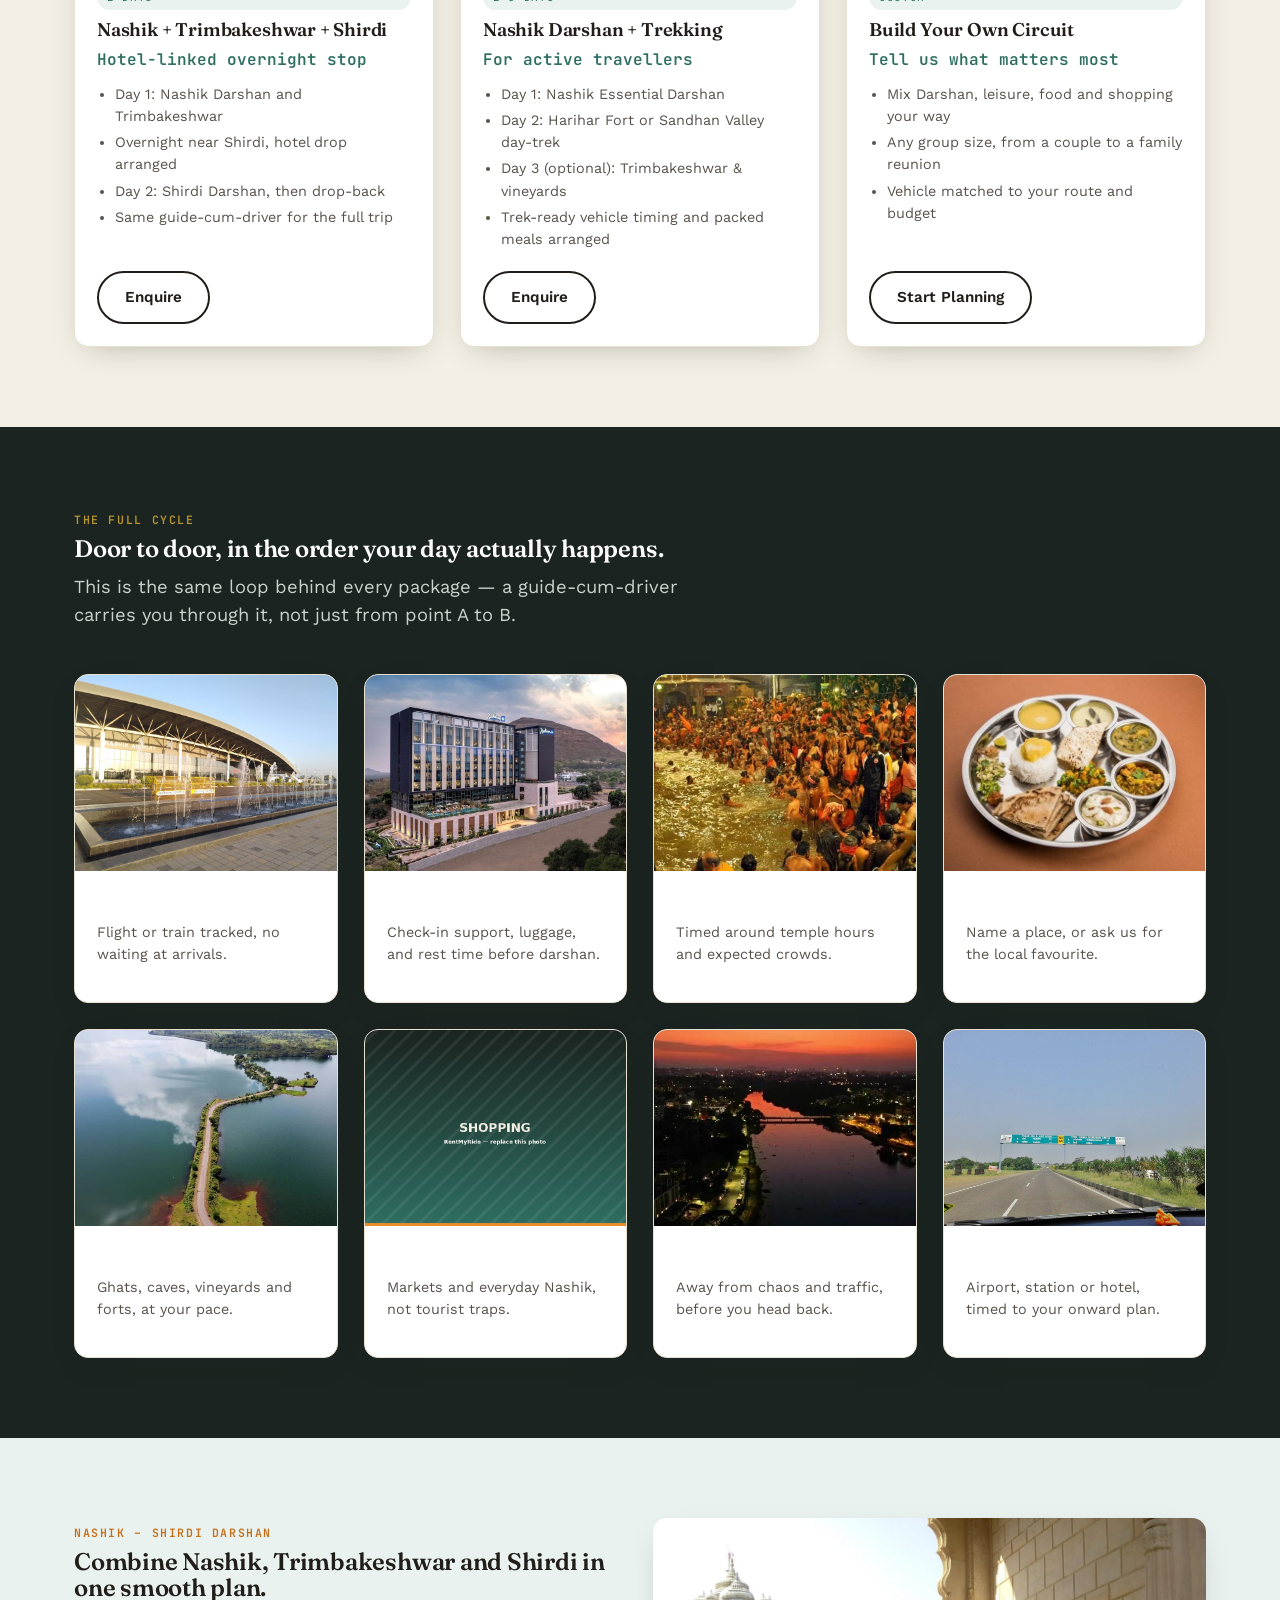
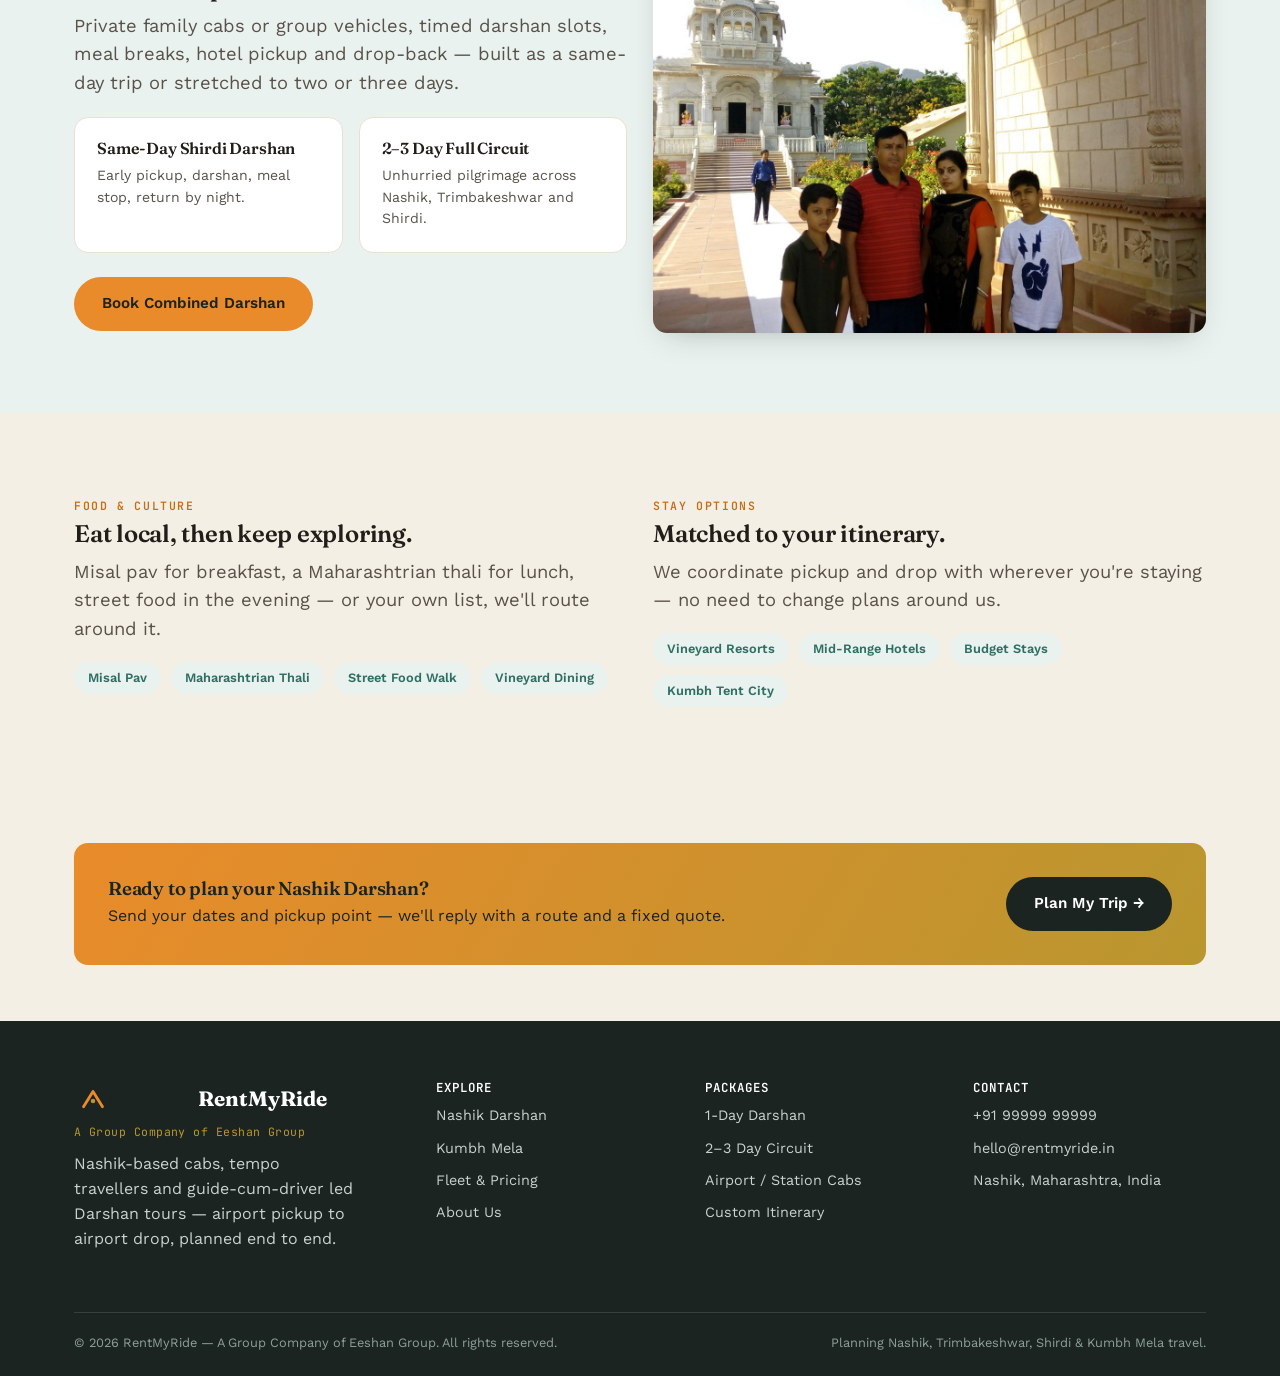
<file: nashik-darshan.html>
<!DOCTYPE html>
<html lang="en">
<head>
<meta charset="UTF-8">
<meta name="viewport" content="width=device-width, initial-scale=1.0">
<title>Nashik Darshan Packages | 1-Day &amp; 2-3 Day Tours — RentMyRide</title>
<meta name="description" content="Nashik Darshan packages with an experienced guide-cum-driver: airport pickup, Trimbakeshwar, Panchavati, Shirdi extension, local food, shopping and evening leisure. 1-day and 2-3 day options.">
<meta name="keywords" content="Nashik Darshan package, Nashik Shirdi Darshan, Trimbakeshwar tour, Nashik sightseeing, Nashik guided tour, Nashik cab with driver">
<link rel="canonical" href="https://rentmyride.in/nashik-darshan.html">
<meta property="og:type" content="website">
<meta property="og:title" content="Nashik Darshan Packages | RentMyRide">
<meta property="og:description" content="1-day and 2-3 day Nashik Darshan packages with an experienced guide-cum-driver, from airport pickup to airport drop.">
<meta property="og:image" content="assets/images/og-cover.jpg">
<link rel="icon" href="assets/images/favicon.svg" type="image/svg+xml">
<link rel="stylesheet" href="assets/css/style.css">
<link rel="preconnect" href="https://fonts.googleapis.com">
<link href="https://fonts.googleapis.com/css2?family=Fraunces:opsz,wght@9..144,500;9..144,600;9..144,700&family=Work+Sans:wght@400;500;600;700&family=JetBrains+Mono:wght@500;600&display=swap" rel="stylesheet">
</head>
<body>

<div class="topbar">
  <div class="container">
    <span>📍 Nashik, Maharashtra · A Group Company of Eeshan Group</span>
    <span><a href="tel:+919999999999">+91 99999 99999</a> &nbsp;·&nbsp; <a href="#" data-wa-link="Hi RentMyRide, I'd like to plan a Nashik trip.">WhatsApp Us</a></span>
  </div>
</div>
<header class="site-header">
  <div class="container">
    <a href="index.html" class="brand"><img src="assets/images/logo.svg" alt="RentMyRide logo"><span>RentMyRide<small>Nashik Darshan &amp; Travels</small></span></a>
    <button class="nav-toggle" aria-label="Toggle menu">☰</button>
    <nav class="main-nav">
      <a href="index.html">Home</a>
      <a href="nashik-darshan.html" class="current">Nashik Darshan</a>
      <a href="kumbh-mela.html">Kumbh Mela</a>
      <a href="fleet-pricing.html">Fleet &amp; Pricing</a>
      <a href="about.html">About</a>
      <a href="contact.html">Contact</a>
      <a class="btn btn-primary" href="contact.html#enquiry">Plan My Trip</a>
    </nav>
  </div>
</header>

<div class="page-hero">
  <div class="container">
    <div class="breadcrumb"><a href="index.html" style="color:var(--vineyard);">Home</a> / Nashik Darshan</div>
    <h1>Nashik Darshan, planned as one complete day.</h1>
    <p class="lede">Temples, ghats, food, sightseeing, shopping and a quiet evening — with an experienced guide-cum-driver who knows the timing, the shortcuts, and the good stops in between.</p>
  </div>
</div>

<main>

  <!-- PACKAGES -->
  <section class="section" id="packages">
    <div class="container">
      <div class="section-head">
        <span class="eyebrow">Packages</span>
        <h2>Choose a starting point, then personalise the route.</h2>
      </div>
      <div class="grid grid-3">
        <div class="card">
          <div class="card-media"><img src="assets/images/attractions/ramkund.jpg" alt="Ram Kund Panchavati Nashik"></div>
          <div class="card-body">
            <span class="badge">1 Day</span>
            <h3>Nashik Essential Darshan</h3>
            <p class="price">Airport/station pickup → drop-back</p>
            <ul>
              <li>Ram Kund, Panchavati, Kalaram temple</li>
              <li>Old city ghats and local market walk</li>
              <li>Lunch at your choice or our recommendation</li>
              <li>Evening at the riverfront before drop-back</li>
            </ul>
            <div class="card-foot"><a class="btn btn-outline" href="#" data-wa-link="Hi RentMyRide, I'd like details on the Nashik Essential Darshan package.">Enquire</a></div>
          </div>
        </div>
        <div class="card">
          <div class="card-media"><img src="assets/images/attractions/trimbakeshwar.jpg" alt="Trimbakeshwar Jyotirlinga temple"></div>
          <div class="card-body">
            <span class="badge">1 Day</span>
            <h3>Trimbakeshwar &amp; Anjneri Hills</h3>
            <p class="price">Best for early starts</p>
            <ul>
              <li>Trimbakeshwar Jyotirlinga darshan, timed for queues</li>
              <li>Anjneri Hills viewpoint and Hanuman birthplace site</li>
              <li>Local Maharashtrian thali stop</li>
              <li>Return via Nashik vineyards, time permitting</li>
            </ul>
            <div class="card-foot"><a class="btn btn-outline" href="#" data-wa-link="Hi RentMyRide, I'd like details on the Trimbakeshwar & Anjneri Hills package.">Enquire</a></div>
          </div>
        </div>
        <div class="card">
          <div class="card-media"><img src="assets/images/attractions/hidden.jpg" alt="Offbeat caves and viewpoints near Nashik"></div>
          <div class="card-body">
            <span class="badge">1 Day</span>
            <h3>Hidden Nashik</h3>
            <p class="price">For repeat visitors</p>
            <ul>
              <li>Pandavleni caves and lesser-known viewpoints</li>
              <li>Quiet temples away from the main circuit</li>
              <li>Vineyard visit and tasting stop</li>
              <li>Custom pace, guide-led storytelling</li>
            </ul>
            <div class="card-foot"><a class="btn btn-outline" href="#" data-wa-link="Hi RentMyRide, I'd like details on the Hidden Nashik package.">Enquire</a></div>
          </div>
        </div>
        <div class="card">
          <div class="card-media"><img src="assets/images/attractions/shirdi.jpg" alt="Nashik to Shirdi Darshan route"></div>
          <div class="card-body">
            <span class="badge">2 Days</span>
            <h3>Nashik + Trimbakeshwar + Shirdi</h3>
            <p class="price">Hotel-linked overnight stop</p>
            <ul>
              <li>Day 1: Nashik Darshan and Trimbakeshwar</li>
              <li>Overnight near Shirdi, hotel drop arranged</li>
              <li>Day 2: Shirdi Darshan, then drop-back</li>
              <li>Same guide-cum-driver for the full trip</li>
            </ul>
            <div class="card-foot"><a class="btn btn-outline" href="#" data-wa-link="Hi RentMyRide, I'd like details on the 2-day Nashik + Trimbakeshwar + Shirdi package.">Enquire</a></div>
          </div>
        </div>
        <div class="card">
          <div class="card-media"><img src="assets/images/attractions/harihar.jpg" alt="Harihar Fort trekking route"></div>
          <div class="card-body">
            <span class="badge">2–3 Days</span>
            <h3>Nashik Darshan + Trekking</h3>
            <p class="price">For active travellers</p>
            <ul>
              <li>Day 1: Nashik Essential Darshan</li>
              <li>Day 2: Harihar Fort or Sandhan Valley day-trek</li>
              <li>Day 3 (optional): Trimbakeshwar &amp; vineyards</li>
              <li>Trek-ready vehicle timing and packed meals arranged</li>
            </ul>
            <div class="card-foot"><a class="btn btn-outline" href="#" data-wa-link="Hi RentMyRide, I'd like details on the Nashik Darshan + Trekking package.">Enquire</a></div>
          </div>
        </div>
        <div class="card">
          <div class="card-media"><img src="assets/images/attractions/vineyards.jpg" alt="Nashik vineyard tour"></div>
          <div class="card-body">
            <span class="badge">Custom</span>
            <h3>Build Your Own Circuit</h3>
            <p class="price">Tell us what matters most</p>
            <ul>
              <li>Mix Darshan, leisure, food and shopping your way</li>
              <li>Any group size, from a couple to a family reunion</li>
              <li>Vehicle matched to your route and budget</li>
            </ul>
            <div class="card-foot"><a class="btn btn-outline" href="contact.html#enquiry">Start Planning</a></div>
          </div>
        </div>
      </div>
    </div>
  </section>

  <!-- FULL CYCLE -->
  <section class="section section--basalt" id="cab">
    <div class="container">
      <div class="section-head">
        <span class="eyebrow">The full cycle</span>
        <h2>Door to door, in the order your day actually happens.</h2>
        <p class="lede">This is the same loop behind every package — a guide-cum-driver carries you through it, not just from point A to B.</p>
      </div>
      <div class="grid grid-4">
        <div class="card"><div class="card-media"><img src="assets/images/cycle/airport.jpg" alt="Airport pickup Nashik"></div><div class="card-body"><h3>Airport / Station Pickup</h3><p style="color:var(--ink-soft);font-size:.9rem;">Flight or train tracked, no waiting at arrivals.</p></div></div>
        <div class="card"><div class="card-media"><img src="assets/images/cycle/hotel.jpg" alt="Hotel drop Nashik"></div><div class="card-body"><h3>Hotel Drop</h3><p style="color:var(--ink-soft);font-size:.9rem;">Check-in support, luggage, and rest time before darshan.</p></div></div>
        <div class="card"><div class="card-media"><img src="assets/images/cycle/darshan.jpg" alt="Local temple Darshan pickup"></div><div class="card-body"><h3>Darshan Pickup</h3><p style="color:var(--ink-soft);font-size:.9rem;">Timed around temple hours and expected crowds.</p></div></div>
        <div class="card"><div class="card-media"><img src="assets/images/cycle/food.jpg" alt="Local food stop Nashik"></div><div class="card-body"><h3>Food, Your Choice</h3><p style="color:var(--ink-soft);font-size:.9rem;">Name a place, or ask us for the local favourite.</p></div></div>
        <div class="card"><div class="card-media"><img src="assets/images/cycle/sightseeing.jpg" alt="Nashik sightseeing"></div><div class="card-body"><h3>Sightseeing</h3><p style="color:var(--ink-soft);font-size:.9rem;">Ghats, caves, vineyards and forts, at your pace.</p></div></div>
        <div class="card"><div class="card-media"><img src="assets/images/cycle/shopping.jpg" alt="Local shopping in Nashik"></div><div class="card-body"><h3>Local Shopping</h3><p style="color:var(--ink-soft);font-size:.9rem;">Markets and everyday Nashik, not tourist traps.</p></div></div>
        <div class="card"><div class="card-media"><img src="assets/images/cycle/evening.jpg" alt="Quiet evening spot near Nashik"></div><div class="card-body"><h3>Evening Escape</h3><p style="color:var(--ink-soft);font-size:.9rem;">Away from chaos and traffic, before you head back.</p></div></div>
        <div class="card"><div class="card-media"><img src="assets/images/cycle/dropback.jpg" alt="Drop back to airport or station"></div><div class="card-body"><h3>Drop Back</h3><p style="color:var(--ink-soft);font-size:.9rem;">Airport, station or hotel, timed to your onward plan.</p></div></div>
      </div>
    </div>
  </section>

  <!-- SHIRDI COMBINED -->
  <section class="section section--godavari">
    <div class="container">
      <div class="grid grid-2" style="align-items:center;">
        <div>
          <span class="eyebrow">Nashik – Shirdi Darshan</span>
          <h2>Combine Nashik, Trimbakeshwar and Shirdi in one smooth plan.</h2>
          <p class="lede">Private family cabs or group vehicles, timed darshan slots, meal breaks, hotel pickup and drop-back — built as a same-day trip or stretched to two or three days.</p>
          <div class="grid grid-2" style="gap:16px;margin-top:20px;">
            <div class="card" style="box-shadow:none;"><div class="card-body"><h3 style="font-size:1rem;">Same-Day Shirdi Darshan</h3><p style="font-size:.88rem;color:var(--ink-soft);margin:0;">Early pickup, darshan, meal stop, return by night.</p></div></div>
            <div class="card" style="box-shadow:none;"><div class="card-body"><h3 style="font-size:1rem;">2–3 Day Full Circuit</h3><p style="font-size:.88rem;color:var(--ink-soft);margin:0;">Unhurried pilgrimage across Nashik, Trimbakeshwar and Shirdi.</p></div></div>
          </div>
          <a class="btn btn-primary" style="margin-top:24px;" href="#" data-wa-link="Hi RentMyRide, I'd like to book the Nashik-Shirdi Darshan.">Book Combined Darshan</a>
        </div>
        <div class="hero-media" style="aspect-ratio:4/3;"><img src="assets/images/attractions/shirdi.jpg" alt="Shirdi Sai Baba temple route from Nashik"></div>
      </div>
    </div>
  </section>

  <!-- FOOD & STAY -->
  <section class="section">
    <div class="container">
      <div class="grid grid-2">
        <div>
          <span class="eyebrow">Food &amp; Culture</span>
          <h2>Eat local, then keep exploring.</h2>
          <p class="lede">Misal pav for breakfast, a Maharashtrian thali for lunch, street food in the evening — or your own list, we'll route around it.</p>
          <div class="pill-row">
            <span class="pill" style="background:var(--godavari-lt);color:var(--godavari);">Misal Pav</span>
            <span class="pill" style="background:var(--godavari-lt);color:var(--godavari);">Maharashtrian Thali</span>
            <span class="pill" style="background:var(--godavari-lt);color:var(--godavari);">Street Food Walk</span>
            <span class="pill" style="background:var(--godavari-lt);color:var(--godavari);">Vineyard Dining</span>
          </div>
        </div>
        <div>
          <span class="eyebrow">Stay Options</span>
          <h2>Matched to your itinerary.</h2>
          <p class="lede">We coordinate pickup and drop with wherever you're staying — no need to change plans around us.</p>
          <div class="pill-row">
            <span class="pill" style="background:var(--godavari-lt);color:var(--godavari);">Vineyard Resorts</span>
            <span class="pill" style="background:var(--godavari-lt);color:var(--godavari);">Mid-Range Hotels</span>
            <span class="pill" style="background:var(--godavari-lt);color:var(--godavari);">Budget Stays</span>
            <span class="pill" style="background:var(--godavari-lt);color:var(--godavari);">Kumbh Tent City</span>
          </div>
        </div>
      </div>
    </div>
  </section>

  <!-- CTA -->
  <section class="section--tight">
    <div class="container">
      <div class="callout">
        <div>
          <h3>Ready to plan your Nashik Darshan?</h3>
          <p style="margin:0;">Send your dates and pickup point — we'll reply with a route and a fixed quote.</p>
        </div>
        <a class="btn" style="background:var(--basalt);color:var(--white);" href="contact.html#enquiry">Plan My Trip →</a>
      </div>
    </div>
  </section>

</main>

<footer class="site-footer">
  <div class="container">
    <div class="footer-grid">
      <div>
        <div class="brand" style="color:#fff;margin-bottom:4px;"><img src="assets/images/logo.svg" alt="RentMyRide logo"><span>RentMyRide</span></div>
        <p style="font-family:var(--font-mono);font-size:.72rem;letter-spacing:.04em;color:var(--vineyard);margin:0 0 12px;">A Group Company of Eeshan Group</p>
        <p style="max-width:280px;">Nashik-based cabs, tempo travellers and guide-cum-driver led Darshan tours — airport pickup to airport drop, planned end to end.</p>
      </div>
      <div><h4>Explore</h4><a href="nashik-darshan.html">Nashik Darshan</a><a href="kumbh-mela.html">Kumbh Mela</a><a href="fleet-pricing.html">Fleet &amp; Pricing</a><a href="about.html">About Us</a></div>
      <div><h4>Packages</h4><a href="nashik-darshan.html#packages">1-Day Darshan</a><a href="nashik-darshan.html#packages">2–3 Day Circuit</a><a href="fleet-pricing.html">Airport / Station Cabs</a><a href="contact.html">Custom Itinerary</a></div>
      <div><h4>Contact</h4><a href="tel:+919999999999">+91 99999 99999</a><a href="mailto:hello@rentmyride.in">hello@rentmyride.in</a><a href="contact.html">Nashik, Maharashtra, India</a></div>
    </div>
    <div class="footer-bottom"><span>© <span data-year></span> RentMyRide — A Group Company of Eeshan Group. All rights reserved.</span><span>Planning Nashik, Trimbakeshwar, Shirdi &amp; Kumbh Mela travel.</span></div>
  </div>
</footer>
<a class="wa-float" href="#" data-wa-link="Hi RentMyRide, I'd like to enquire about a Nashik Darshan package." aria-label="Chat on WhatsApp" target="_blank" rel="noopener">💬</a>
<script src="assets/js/main.js"></script>
</body>
</html>
</file>
<file: assets/css/style.css>
/* =========================================================
   RentMyRide — Nashik Darshan & Travels
   Design tokens
   ========================================================= */
:root{
  /* colour: Nashik's own palette — basalt hills, Godavari river,
     pilgrim saffron flags, and the vineyard gold the city is famous for */
  --basalt:      #1B2420;
  --basalt-soft: #26332D;
  --godavari:    #2F6F63;
  --godavari-lt: #EAF2EF;
  --saffron:     #E98B2A;
  --saffron-dk:  #C56E17;
  --vineyard:    #B9962F;
  --stone:       #F4EFE4;
  --stone-dk:    #E9E1D0;
  --ink:         #211E1A;
  --ink-soft:    #58524A;
  --white:       #FFFFFF;

  --font-display: "Fraunces", Georgia, serif;
  --font-body: "Work Sans", -apple-system, "Segoe UI", sans-serif;
  --font-mono: "JetBrains Mono", "SFMono-Regular", Menlo, monospace;

  --radius: 14px;
  --radius-sm: 8px;
  --shadow-card: 0 10px 30px -14px rgba(27,36,32,0.35);
  --container: 1180px;
}

*{box-sizing:border-box;}
html{scroll-behavior:smooth;}
body{
  margin:0;
  font-family:var(--font-body);
  color:var(--ink);
  background:var(--stone);
  line-height:1.55;
  -webkit-font-smoothing:antialiased;
}
img{max-width:100%;display:block;}
a{color:inherit;text-decoration:none;}
h1,h2,h3,h4{
  font-family:var(--font-display);
  font-weight:600;
  line-height:1.12;
  margin:0 0 .4em;
  letter-spacing:-0.01em;
}
p{margin:0 0 1em;}
.container{max-width:var(--container);margin:0 auto;padding:0 24px;}
.section{padding:80px 0;}
.section--tight{padding:56px 0;}
.section--basalt{background:var(--basalt);color:var(--stone);}
.section--basalt h2,.section--basalt h3{color:var(--white);}
.section--godavari{background:var(--godavari-lt);}
.eyebrow{
  font-family:var(--font-mono);
  text-transform:uppercase;
  letter-spacing:.14em;
  font-size:.72rem;
  color:var(--saffron-dk);
  font-weight:600;
  margin-bottom:.6em;
  display:inline-block;
}
.section--basalt .eyebrow{color:var(--vineyard);}
.lede{font-size:1.15rem;color:var(--ink-soft);max-width:640px;}
.section--basalt .lede{color:#C9D3CD;}

/* ---------- buttons ---------- */
.btn{
  display:inline-flex;align-items:center;gap:8px;
  font-family:var(--font-body);font-weight:600;font-size:.95rem;
  padding:13px 26px;border-radius:999px;border:2px solid transparent;
  cursor:pointer;transition:transform .15s ease, background .2s ease, color .2s ease;
}
.btn:hover{transform:translateY(-2px);}
.btn-primary{background:var(--saffron);color:var(--basalt);}
.btn-primary:hover{background:var(--saffron-dk);color:var(--white);}
.btn-outline{border-color:currentColor;color:inherit;background:transparent;}
.section--basalt .btn-outline{color:var(--stone);}
.btn-outline:hover{background:var(--ink);color:var(--white);border-color:var(--ink);}
.section--basalt .btn-outline:hover{background:var(--stone);color:var(--basalt);}
.btn-block{width:100%;justify-content:center;}

/* ---------- header ---------- */
.topbar{
  background:var(--basalt);color:var(--stone);
  font-family:var(--font-mono);font-size:.78rem;
}
.topbar .container{
  display:flex;justify-content:space-between;align-items:center;
  padding-top:8px;padding-bottom:8px;flex-wrap:wrap;gap:6px;
}
.topbar a{color:var(--vineyard);}
.site-header{
  position:sticky;top:0;z-index:50;
  background:rgba(244,239,228,0.92);backdrop-filter:blur(8px);
  border-bottom:1px solid var(--stone-dk);
}
.site-header .container{
  display:flex;align-items:center;justify-content:space-between;
  padding-top:14px;padding-bottom:14px;
}
.brand{display:flex;align-items:center;gap:10px;font-family:var(--font-display);font-weight:700;font-size:1.3rem;color:var(--basalt);}
.brand img{height:38px;width:auto;}
.brand small{display:block;font-family:var(--font-mono);font-weight:500;font-size:.62rem;letter-spacing:.1em;text-transform:uppercase;color:var(--godavari);}
.main-nav{display:flex;align-items:center;gap:28px;}
.main-nav a{font-weight:600;font-size:.92rem;color:var(--ink);}
.main-nav a:hover{color:var(--godavari);}
.main-nav a.current{color:var(--saffron-dk);}
.nav-toggle{display:none;background:none;border:none;font-size:1.6rem;cursor:pointer;color:var(--basalt);}

@media (max-width:860px){
  .nav-toggle{display:block;}
  .main-nav{
    position:absolute;top:100%;left:0;right:0;background:var(--stone);
    flex-direction:column;align-items:flex-start;gap:0;
    border-bottom:1px solid var(--stone-dk);
    max-height:0;overflow:hidden;transition:max-height .25s ease;
  }
  .main-nav.open{max-height:420px;}
  .main-nav a{padding:14px 24px;width:100%;border-top:1px solid var(--stone-dk);}
  .main-nav .btn{margin:14px 24px;}
}

/* ---------- hero ---------- */
.hero{
  position:relative;overflow:hidden;
  background:linear-gradient(180deg,var(--basalt) 0%, var(--basalt-soft) 100%);
  color:var(--stone);
}
.hero .container{
  padding-top:90px;padding-bottom:90px;
  display:grid;grid-template-columns:1.1fr .9fr;gap:48px;align-items:center;
}
.hero h1{font-size:clamp(2.1rem,4.2vw,3.4rem);color:var(--white);}
.hero .lede{color:#CBD5CF;font-size:1.1rem;}
.hero-actions{display:flex;gap:14px;flex-wrap:wrap;margin-top:28px;}
.hero-stats{display:flex;gap:28px;margin-top:44px;flex-wrap:wrap;}
.hero-stats div{font-family:var(--font-mono);}
.hero-stats strong{display:block;font-family:var(--font-display);font-size:1.8rem;color:var(--saffron);}
.hero-stats span{font-size:.72rem;text-transform:uppercase;letter-spacing:.08em;color:#9FB0A8;}
.hero-media{position:relative;border-radius:var(--radius);overflow:hidden;box-shadow:var(--shadow-card);aspect-ratio:4/5;}
.hero-media img{width:100%;height:100%;object-fit:cover;}
.hero-media .tag{
  position:absolute;bottom:16px;left:16px;background:rgba(27,36,32,.75);
  color:var(--stone);font-family:var(--font-mono);font-size:.72rem;
  padding:8px 12px;border-radius:999px;backdrop-filter:blur(4px);
}
@media (max-width:900px){ .hero .container{grid-template-columns:1fr;} .hero-media{order:-1;aspect-ratio:16/9;} }

/* ---------- Yatra Line (signature journey component) ---------- */
.yatra{position:relative;margin-top:56px;}
.yatra-track{
  display:grid;grid-template-columns:repeat(8,1fr);gap:0;position:relative;
}
.yatra-track::before{
  content:"";position:absolute;top:26px;left:6%;right:6%;height:3px;
  background:repeating-linear-gradient(90deg,var(--saffron) 0 14px, transparent 14px 22px);
  z-index:0;
}
.yatra-stop{position:relative;z-index:1;text-align:center;padding:0 6px;}
.yatra-dot{
  width:52px;height:52px;border-radius:50%;background:var(--white);
  border:3px solid var(--saffron);margin:0 auto 14px;
  display:flex;align-items:center;justify-content:center;font-size:1.4rem;
}
.yatra-stop:nth-child(8) .yatra-dot{background:var(--saffron);border-color:var(--saffron);}
.yatra-num{
  font-family:var(--font-mono);font-size:.68rem;color:var(--godavari);
  text-transform:uppercase;letter-spacing:.08em;display:block;margin-bottom:4px;
}
.yatra-stop h4{font-size:.98rem;margin-bottom:2px;}
.yatra-stop p{font-size:.82rem;color:var(--ink-soft);margin:0;}
@media (max-width:960px){
  .yatra-track{grid-template-columns:1fr;gap:26px;}
  .yatra-track::before{
    top:0;bottom:0;left:26px;right:auto;width:3px;height:auto;
    background:repeating-linear-gradient(180deg,var(--saffron) 0 14px, transparent 14px 22px);
  }
  .yatra-stop{display:flex;align-items:flex-start;gap:16px;text-align:left;padding:0;}
  .yatra-dot{margin:0;flex-shrink:0;}
}

/* ---------- grids & cards ---------- */
.grid{display:grid;gap:26px;}
.grid-3{grid-template-columns:repeat(3,1fr);}
.grid-4{grid-template-columns:repeat(4,1fr);}
.grid-2{grid-template-columns:repeat(2,1fr);}
@media (max-width:960px){.grid-3,.grid-4{grid-template-columns:repeat(2,1fr);}}
@media (max-width:640px){.grid-3,.grid-4,.grid-2{grid-template-columns:1fr;}}

.card{
  background:var(--white);border-radius:var(--radius);overflow:hidden;
  box-shadow:var(--shadow-card);display:flex;flex-direction:column;
  border:1px solid var(--stone-dk);
}
.card-media{aspect-ratio:4/3;overflow:hidden;background:var(--stone-dk);}
.card-media img{width:100%;height:100%;object-fit:cover;transition:transform .4s ease;}
.card:hover .card-media img{transform:scale(1.06);}
.card-body{padding:22px;flex:1;display:flex;flex-direction:column;}
.card-body h3{font-size:1.15rem;}
.card-body .price{
  font-family:var(--font-mono);color:var(--godavari);font-weight:600;
  margin-bottom:10px;display:block;
}
.card-body ul{margin:0 0 16px;padding-left:18px;color:var(--ink-soft);font-size:.9rem;}
.card-body ul li{margin-bottom:4px;}
.card-foot{margin-top:auto;display:flex;gap:10px;flex-wrap:wrap;}
.badge{
  display:inline-block;background:var(--godavari-lt);color:var(--godavari);
  font-family:var(--font-mono);font-size:.68rem;text-transform:uppercase;
  letter-spacing:.06em;padding:4px 10px;border-radius:999px;margin-bottom:10px;
}
.badge--saffron{background:#FCE8D2;color:var(--saffron-dk);}

/* attraction cards */
.attraction{position:relative;border-radius:var(--radius);overflow:hidden;aspect-ratio:3/4;box-shadow:var(--shadow-card);}
.attraction img{width:100%;height:100%;object-fit:cover;transition:transform .4s ease;}
.attraction:hover img{transform:scale(1.08);}
.attraction-label{
  position:absolute;left:0;right:0;bottom:0;padding:18px 16px;
  background:linear-gradient(0deg,rgba(27,36,32,.92) 0%, transparent 100%);
  color:var(--white);
}
.attraction-label h4{margin-bottom:2px;font-size:1.02rem;}
.attraction-label span{font-size:.78rem;color:#D5DED9;}

/* pricing table */
.price-table{width:100%;border-collapse:collapse;background:var(--white);border-radius:var(--radius);overflow:hidden;box-shadow:var(--shadow-card);}
.price-table th,.price-table td{padding:14px 16px;text-align:left;border-bottom:1px solid var(--stone-dk);font-size:.92rem;}
.price-table th{background:var(--basalt);color:var(--stone);font-family:var(--font-mono);text-transform:uppercase;font-size:.72rem;letter-spacing:.06em;}
.price-table tbody tr:hover{background:var(--godavari-lt);}
.price-table td.num{font-family:var(--font-mono);color:var(--godavari);font-weight:600;}
.table-note{font-size:.82rem;color:var(--ink-soft);margin-top:10px;}
.table-scroll{overflow-x:auto;}

/* timeline (process) */
.steps{display:grid;grid-template-columns:repeat(3,1fr);gap:30px;}
@media (max-width:800px){.steps{grid-template-columns:1fr;}}
.step .step-num{font-family:var(--font-display);font-size:2.4rem;color:var(--saffron);opacity:.8;}

/* testimonial */
.testimonial{background:var(--white);border-radius:var(--radius);padding:26px;box-shadow:var(--shadow-card);border:1px solid var(--stone-dk);}
.testimonial p{font-style:italic;color:var(--ink-soft);}
.testimonial .who{display:flex;align-items:center;gap:10px;margin-top:14px;}
.avatar{width:38px;height:38px;border-radius:50%;background:var(--godavari);color:var(--white);display:flex;align-items:center;justify-content:center;font-family:var(--font-mono);font-weight:700;font-size:.8rem;}

/* enquiry form */
.form-card{background:var(--white);border-radius:var(--radius);padding:30px;box-shadow:var(--shadow-card);border:1px solid var(--stone-dk);}
.form-row{display:grid;grid-template-columns:1fr 1fr;gap:16px;}
@media (max-width:640px){.form-row{grid-template-columns:1fr;}}
.field{margin-bottom:16px;}
.field label{display:block;font-family:var(--font-mono);font-size:.72rem;text-transform:uppercase;letter-spacing:.06em;color:var(--ink-soft);margin-bottom:6px;}
.field input,.field select,.field textarea{
  width:100%;padding:12px 14px;border:1.5px solid var(--stone-dk);border-radius:var(--radius-sm);
  font-family:var(--font-body);font-size:.95rem;background:var(--stone);color:var(--ink);
}
.field input:focus,.field select:focus,.field textarea:focus{outline:2px solid var(--godavari);outline-offset:1px;border-color:var(--godavari);}

/* callout / kumbh banner */
.callout{
  background:linear-gradient(120deg,var(--saffron) 0%, var(--vineyard) 100%);
  color:var(--basalt);border-radius:var(--radius);padding:34px;
  display:flex;justify-content:space-between;align-items:center;gap:24px;flex-wrap:wrap;
}
.callout h3{margin-bottom:4px;}
.pill-row{display:flex;gap:10px;flex-wrap:wrap;margin-top:14px;}
.pill{background:rgba(255,255,255,.35);padding:6px 14px;border-radius:999px;font-size:.8rem;font-weight:600;}

/* footer */
.site-footer{background:var(--basalt);color:#C9D3CD;padding:60px 0 24px;}
.footer-grid{display:grid;grid-template-columns:1.4fr 1fr 1fr 1fr;gap:36px;}
@media (max-width:800px){.footer-grid{grid-template-columns:1fr 1fr;}}
@media (max-width:520px){.footer-grid{grid-template-columns:1fr;}}
.site-footer h4{color:var(--white);font-family:var(--font-mono);font-size:.78rem;text-transform:uppercase;letter-spacing:.08em;}
.site-footer a{display:block;padding:5px 0;color:#C9D3CD;font-size:.9rem;}
.site-footer a:hover{color:var(--saffron);}
.footer-bottom{
  margin-top:44px;padding-top:20px;border-top:1px solid rgba(255,255,255,.12);
  display:flex;justify-content:space-between;flex-wrap:wrap;gap:10px;
  font-size:.8rem;color:#8DA098;
}

/* floating whatsapp */
.wa-float{
  position:fixed;bottom:22px;right:22px;z-index:60;
  background:#25D366;color:#fff;width:58px;height:58px;border-radius:50%;
  display:flex;align-items:center;justify-content:center;font-size:1.6rem;
  box-shadow:0 10px 24px -6px rgba(0,0,0,.4);
}

/* page hero (inner pages) */
.page-hero{background:var(--basalt);color:var(--stone);padding:64px 0 48px;}
.page-hero h1{color:var(--white);font-size:clamp(1.9rem,3.4vw,2.7rem);}
.breadcrumb{font-family:var(--font-mono);font-size:.75rem;color:var(--vineyard);margin-bottom:14px;text-transform:uppercase;letter-spacing:.06em;}

.center{text-align:center;}
.mt-0{margin-top:0;}
.section-head{max-width:680px;margin-bottom:44px;}
.section-head.center{margin-left:auto;margin-right:auto;}
</file>
